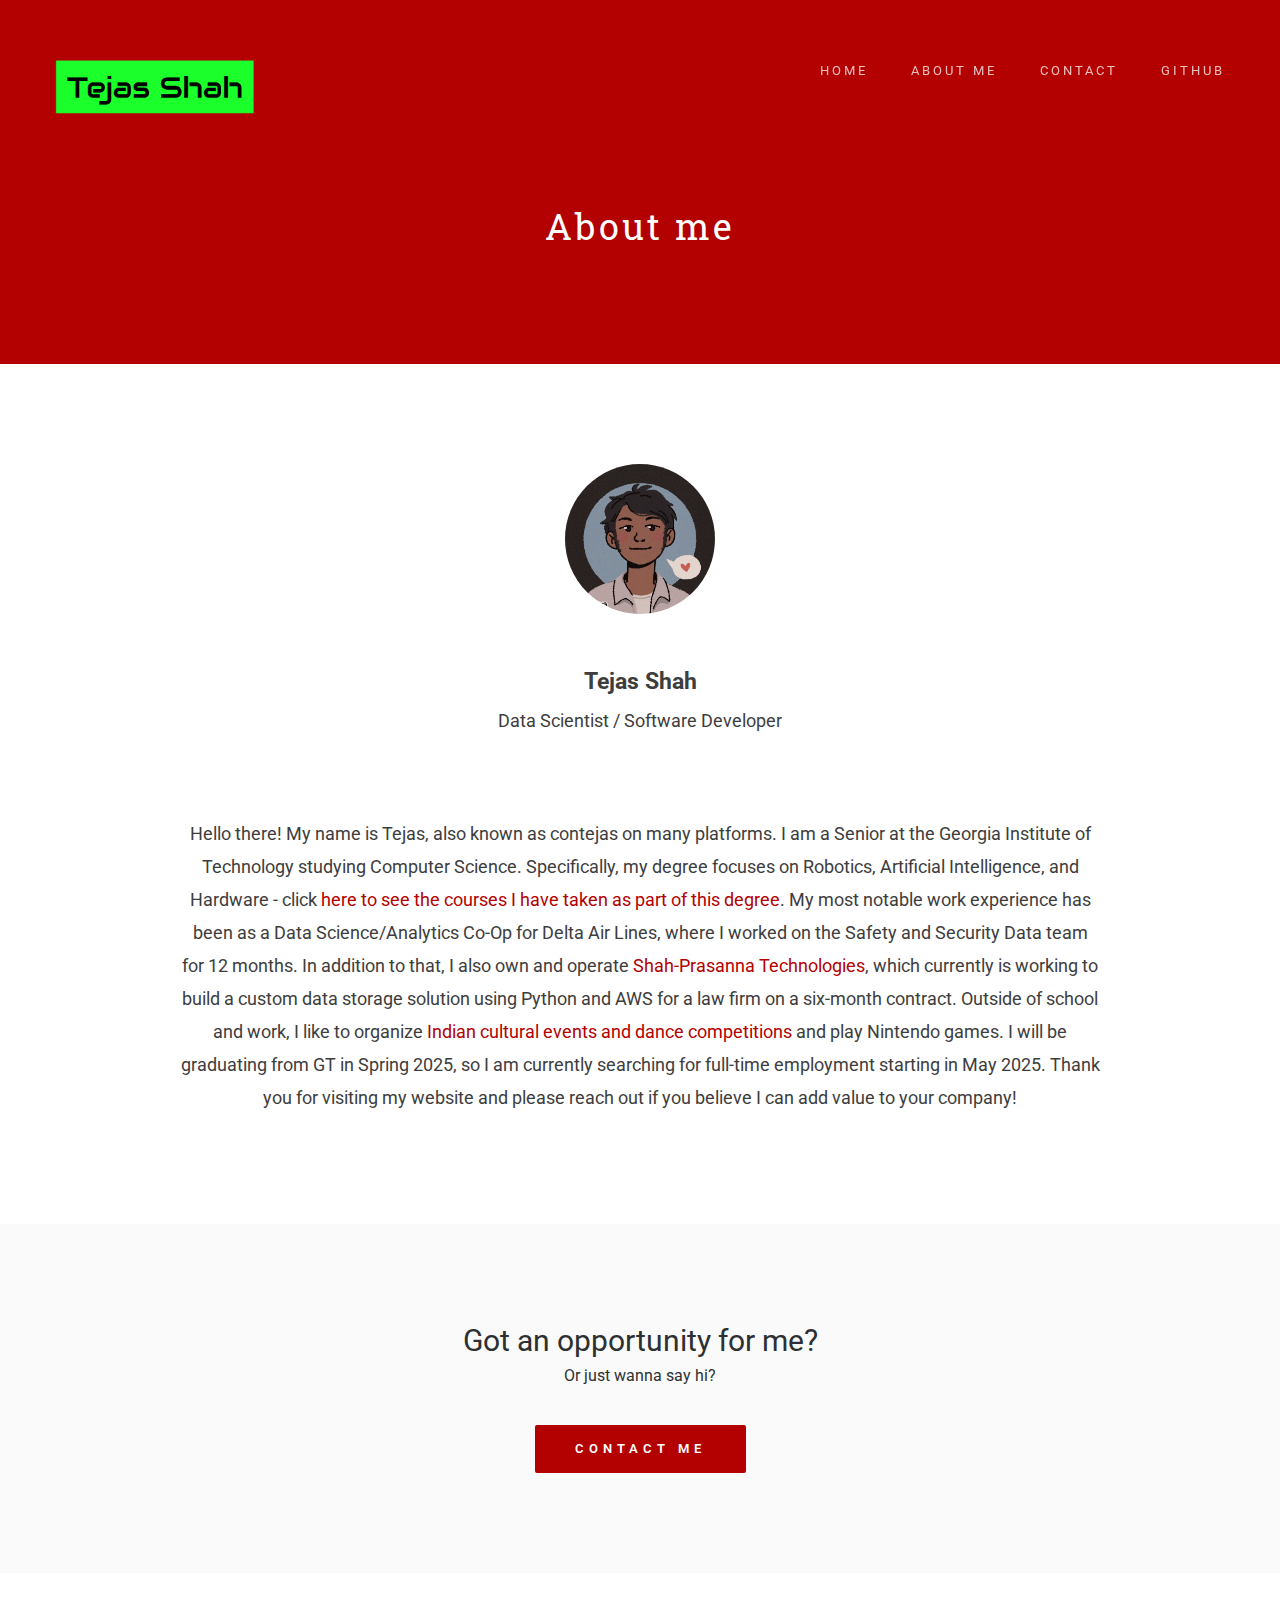
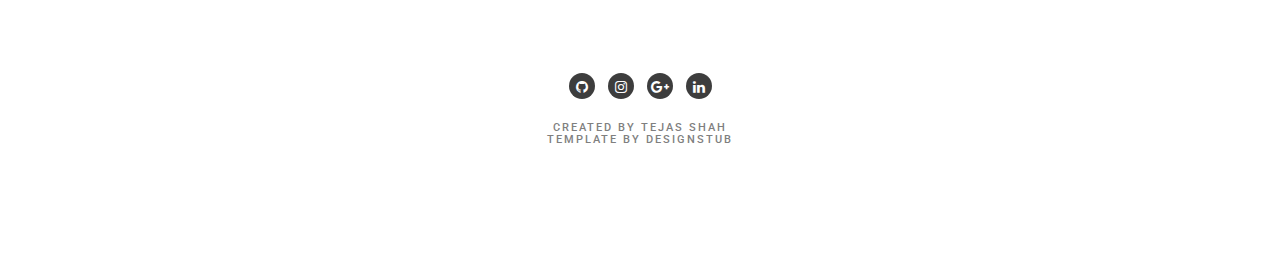
<file: about.html>
<!DOCTYPE html>
<!--[if lt IE 7]>      <html class="no-js lt-ie9 lt-ie8 lt-ie7" lang=""> <![endif]-->
<!--[if IE 7]>         <html class="no-js lt-ie9 lt-ie8" lang=""> <![endif]-->
<!--[if IE 8]>         <html class="no-js lt-ie9" lang=""> <![endif]-->
<!--[if gt IE 8]><!-->
<html class="no-js" lang="">
<!--<![endif]-->

<head>
<meta charset="utf-8">
<meta name="description" content="">
<meta name="viewport" content="width=device-width, initial-scale=1">
<meta http-equiv="Content-Security-Policy" content="upgrade-insecure-requests">
<title>Tejas Shah</title>
<link rel="shortcut icon" href="/new_favicon.ico" />
<link rel="stylesheet" href="css/bootstrap.min.css">
<link rel="stylesheet" href="css/jquery.fancybox.css">
<link rel="stylesheet" href="css/main.css">
<link rel="stylesheet" href="css/responsive.css">
<link rel="stylesheet" href="css/animate.min.css">
<link rel="stylesheet" href="https://maxcdn.bootstrapcdn.com/font-awesome/4.4.0/css/font-awesome.min.css">

  <style type="text/css">
            #mycontainer {
            }
  </style>

</head>

<body onload="return ran_col()">
<!-- header section -->
<section id="mycontainer">
  <header id="header"> 
    <!-- navigation section  -->
    <div class="header-content clearfix"> <a class="logo" href="index.html"><img src="images/name.png" width="200" height="54" alt="Mafolio"></a>
      <nav class="navigation" role="navigation">
        <ul class="primary-nav">
          <li><a href="index.html">Home</a></li>
          <li><a href="about.html">About Me</a></li>
          <li><a href="contact.html">Contact</a></li>
          <li><a href="https://github.com/contejas">Github</a></li>
        </ul>
      </nav>
      <a href="#" class="nav-toggle">Menu<span></span></a> </div>
    <!-- navigation section  --> 
  </header>
  
  <!-- banner text -->
  <div class="container">
    <div class="col-md-10 col-md-offset-1">
      <div class="innerbanner-text text-center">
        <h6>About me</h6>
        <!-- banner text --> 
      </div>
    </div>
  </div>
</section>

<script type="text/javascript">
    function ran_col() { //function name
        var color = '#'; // hexadecimal starting symbol
        var letters = ['0000ff', '990099', '006600', 'cc9900', '000066', '800000', 'cc0066', 'ff9933', '339933', '999966', '3399ff', '006699', '00cc99', '9966ff', 'cc6600', '666633', '0066ff', 'b30000', '999900', '00cc66', '6666ff', 'cc0052', 'cc0000', '446600', '993366'];
        color += letters[Math.floor(Math.random() * letters.length)];
        document.getElementById('mycontainer').style.background = color;
        $('.btn').css({"background-color":color});
        $('.btn:hover').css({"background-color":'#3d3d3d'});
        $('.btn:focus').css({"background-color":'#3d3d3d'});
        $('.custom-link').css({"color":color});
    }
</script>

<!-- header section --> 
<!-- description text section -->
<section id="inner-description" class="section inner-description">
  <div class="container">
    <div class="col-md-10 col-md-offset-1 text-center"> <img src="images/new_pfp.png" alt="Mafolio">
      <h1>Tejas Shah</h1>
      <h6> Data Scientist / Software Developer</h6>
    </div>
    <div class="col-md-10 col-md-offset-1 space">
      <h6 align="center"> Hello there! My name is Tejas, also known as contejas on many platforms. I am a Senior at the Georgia Institute of Technology studying Computer Science. Specifically, my degree focuses on Robotics, Artificial Intelligence, and Hardware - click <a href="https://catalog.gatech.edu/programs/intelligence-devices-computer-science-bs/" class="custom-link">here to see the courses I have taken as part of this degree</a>. My most notable work experience has been as a Data Science/Analytics Co-Op for Delta Air Lines, where I worked on the Safety and Security Data team for 12 months. In addition to that, I also own and operate <a href="https://www.linkedin.com/company/shah-prasanna-technologies" class="custom-link">Shah-Prasanna Technologies</a>, which currently is working to build a custom data storage solution using Python and AWS for a law firm on a six-month contract. Outside of school and work, I like to organize <a href="https://www.instagram.com/indiaclub_gt/?hl=en" class="custom-link">Indian cultural events and dance competitions</a> and play Nintendo games. I will be graduating from GT in Spring 2025, so I am currently searching for full-time employment starting in May 2025. Thank you for visiting my website and please reach out if you believe I can add value to your company!</h6>
    </div>
  </div>
</section>
<!-- description text section --> 

<!-- hire me section -->
<section id="hireme" class="section hireme">
  <div class="container">
    <div class="col-md-8 col-md-offset-2 text-center">
      <h3>Got an opportunity for me?</h3>
      <h6>Or just wanna say hi?</h6>
      <a href="contact.html" class="btn btn-large">Contact Me</a> </div>
      <script type="text/javascript">
        //color_btn();
      </script>
  </div>
</section>
<!-- hire me section --> 
<!-- footer -->
<footer class="section footer">
  <div class="footer-bottom">
    <div class="container">
      <div class="col-md-12">
        <ul class="footer-share">
          <li><a href="https://github.com/contejas"><i class="fa fa-github"></i></a></li>
          <li><a href="https://www.instagram.com/tejasshah_3/?hl=en"><i class="fa fa-instagram"></i></a></li>
          <li><a href="https://plus.google.com/113467773294015956554"><i class="fa fa-google-plus"></i></a></li>
          <li><a href="https://www.linkedin.com/in/tejasshah1950/"><i class="fa fa-linkedin"></i></a> </li>
        </ul>
        <h6> <br>Created by Tejas Shah <br>Template by DesignStub </h6>
      </div>
    </div>
  </div>
</footer>
<!-- footer --> 

<!-- JS FILES --> 
<script src="https://ajax.googleapis.com/ajax/libs/jquery/1.11.3/jquery.min.js"></script> 
<script src="js/bootstrap.min.js"></script> 
<script src="js/jquery.fancybox.pack.js"></script> 
<script src="js/jquery.waypoints.min.js"></script> 
<script src="js/retina.min.js"></script> 
<script src="js/modernizr.js"></script> 
<script src="js/main.js"></script>

</body>
</html>
</file>
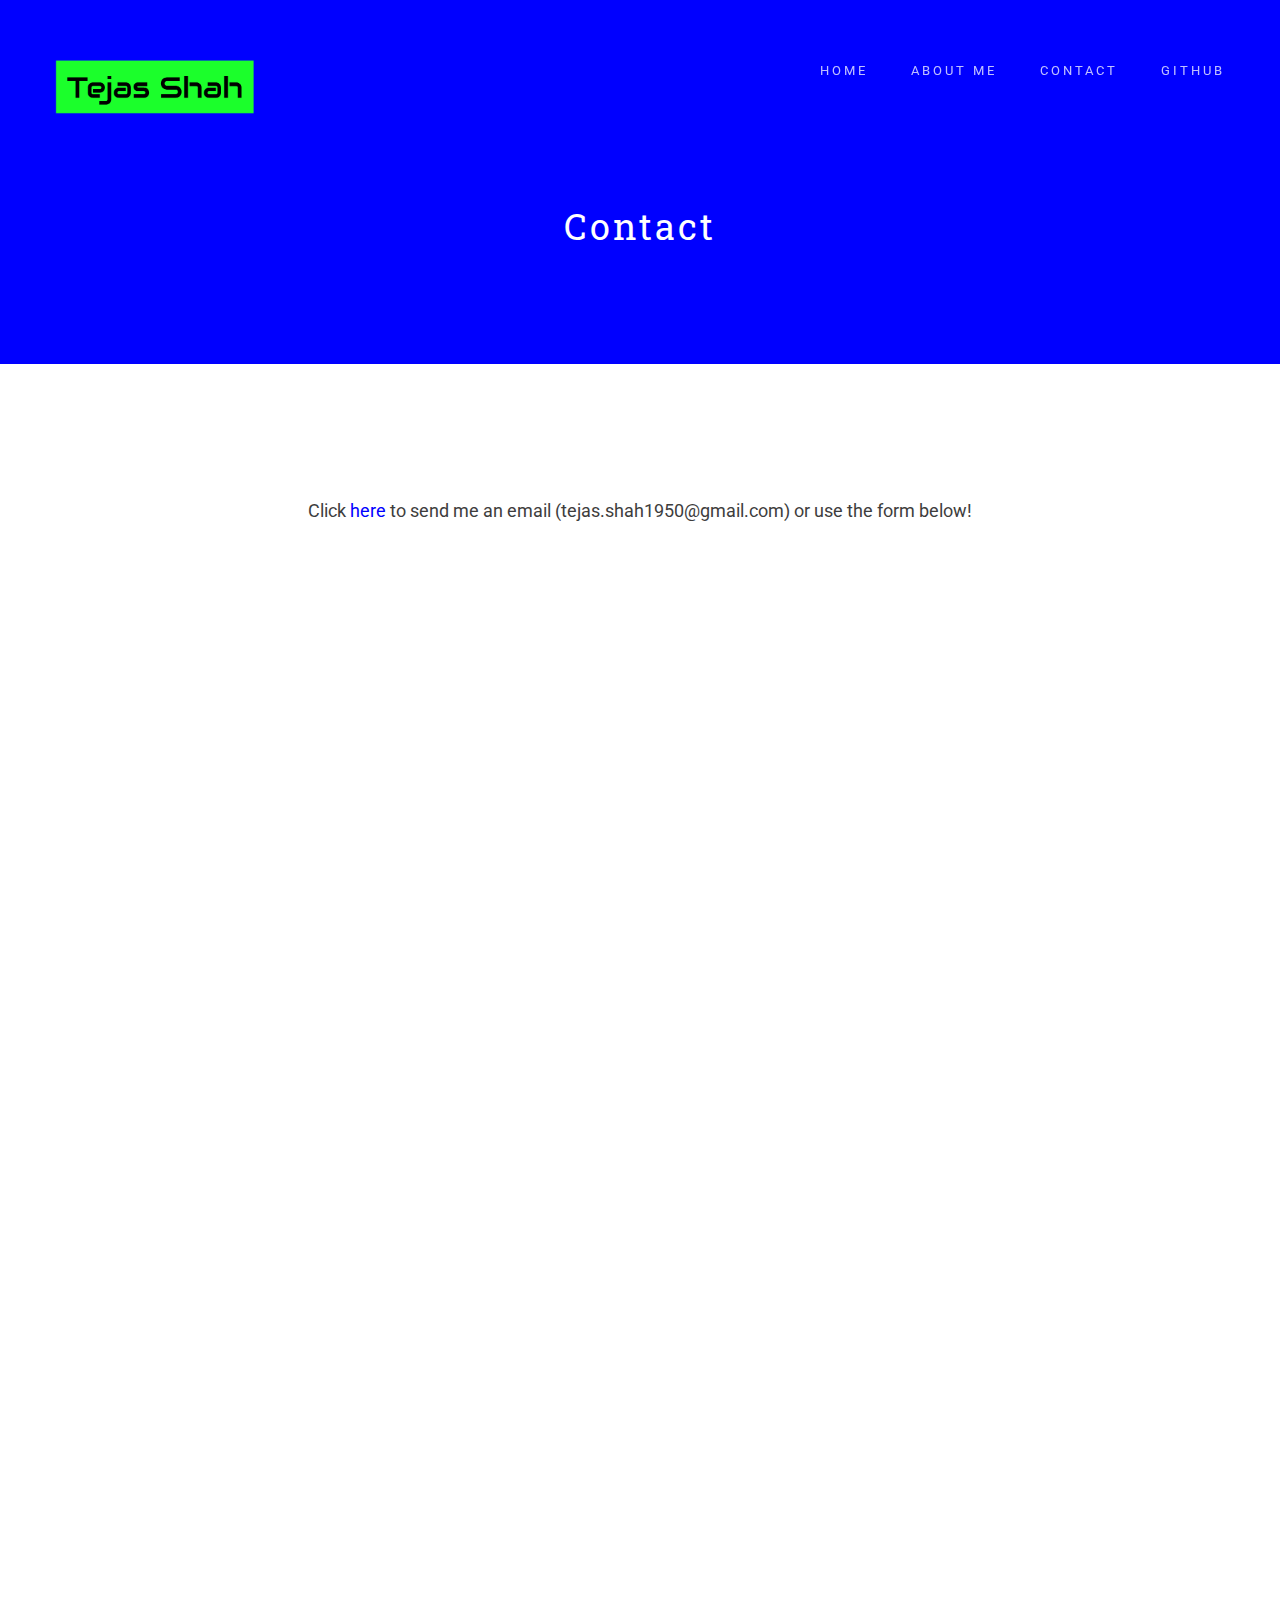
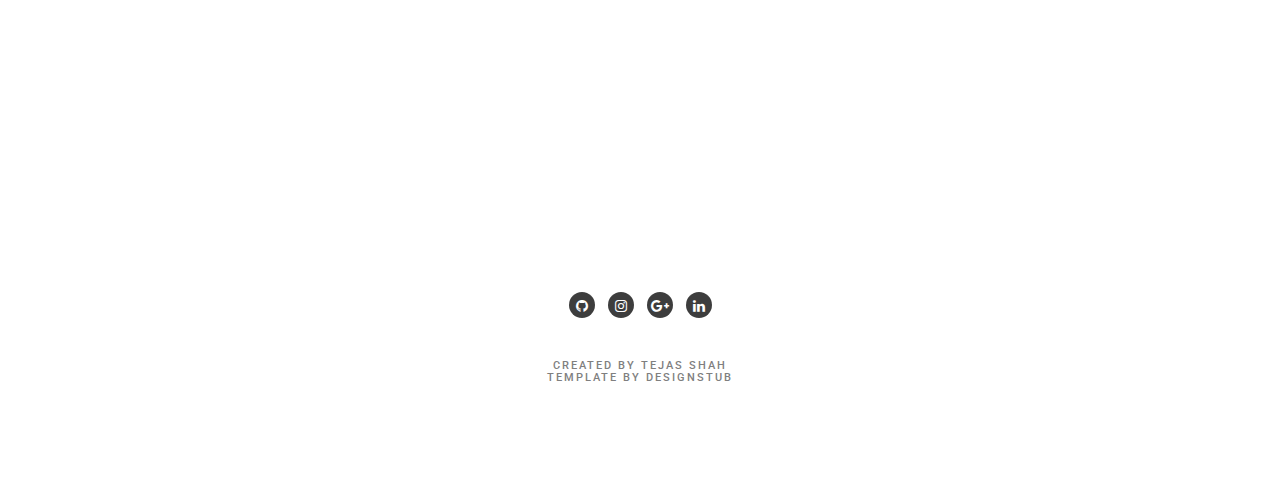
<file: contact.html>
<!DOCTYPE html>
<!--[if lt IE 7]>      <html class="no-js lt-ie9 lt-ie8 lt-ie7" lang=""> <![endif]-->
<!--[if IE 7]>         <html class="no-js lt-ie9 lt-ie8" lang=""> <![endif]-->
<!--[if IE 8]>         <html class="no-js lt-ie9" lang=""> <![endif]-->
<!--[if gt IE 8]><!-->
<html class="no-js" lang="">
<!--<![endif]-->

<head>
<meta charset="utf-8">
<meta name="description" content="">
<meta name="viewport" content="width=device-width, initial-scale=1">
<meta http-equiv="Content-Security-Policy" content="upgrade-insecure-requests">
<title>Tejas Shah</title>
<link rel="shortcut icon" href="/new_favicon.ico" />
<link rel="stylesheet" href="css/bootstrap.min.css">
<link rel="stylesheet" href="css/jquery.fancybox.css">
<link rel="stylesheet" href="css/main.css">
<link rel="stylesheet" href="css/responsive.css">
<link rel="stylesheet" href="css/animate.min.css">
<link rel="stylesheet" href="https://maxcdn.bootstrapcdn.com/font-awesome/4.4.0/css/font-awesome.min.css">

  <style type="text/css">
            #mycontainer {
            }
  </style>

</head>

<body onload="return ran_col()">
<!-- header section -->
<section id="mycontainer">
  <header id="header"> 
    <!-- navigation section  -->
    <div class="header-content clearfix"> <a class="logo" href="index.html"><img src="images/name.png" width="200" height="54" alt="Mafolio"></a>
      <nav class="navigation" role="navigation">
        <ul class="primary-nav">
          <li><a href="index.html">Home</a></li>
          <li><a href="about.html">About Me</a></li>
          <li><a href="contact.html">Contact</a></li>
          <li><a href="https://github.com/contejas">Github</a></li>
        </ul>
      </nav>
      <a href="#" class="nav-toggle">Menu<span></span></a> </div>
    <!-- navigation section  --> 
  </header>
  <!-- banner text -->
  <div class="container">
    <div class="col-md-10 col-md-offset-1">
      <div class="innerbanner-text text-center">
        <h6>Contact</h6>
        <!-- banner text --> 
      </div>
    </div>
  </div>
</section>

<script type="text/javascript">
    function ran_col() { //function name
        var color = '#'; // hexadecimal starting symbol
        var letters = ['0000ff', '990099', '006600', 'cc9900', '000066', '800000', 'cc0066', 'ff9933', '339933', '999966', '3399ff', '006699', '00cc99', '9966ff', 'cc6600', '666633', '0066ff', 'b30000', '999900', '00cc66', '6666ff', 'cc0052', 'cc0000', '446600', '993366'];
        color += letters[Math.floor(Math.random() * letters.length)];
        document.getElementById('mycontainer').style.background = color;
        $('.custom-link').css({"color":color});
    }
</script>

<!-- header section --> 
<!-- description text section -->
<section id="inner-description" class="section inner-description">
  <div class="container">
    <div class="col-md-10 col-md-offset-1 text-center">
      <!-- <h6>I am hard-working, focused, and ready to learn. If you are looking for a engineer, scientist, and/or developer, just leave me an email and I'll contact you soon.</h6> -->
      <!--contact form start-->

      <br>

      <h6>
        Click
          <a href="mailto:tejas.shah1950@gmail.com?Subject=Job%20Opportunity" target="_top" class="custom-link">here</a>
        to send me an email (tejas.shah1950@gmail.com) or use the form below!
      </h6>
<iframe src="https://docs.google.com/forms/d/e/1FAIpQLSdiiZoPgeHXFA8PnBzUBREoOo1KfQTbYdqGSPzpDlxYqMT0HQ/viewform?embedded=true" width="800" height="1150" frameborder="0" marginheight="0" marginwidth="0">Loading…</iframe>      <!--contact form end-->
    </div>
  </div>
</section>
<!-- description text section --> 
<!-- footer -->
<footer class="section footer">
  <div class="footer-bottom">
    <div class="container">
      <div class="col-md-12">
        <ul class="footer-share">
          <li><a href="https://github.com/contejas"><i class="fa fa-github"></i></a></li>
          <li><a href="https://www.instagram.com/tejasshah_3/?hl=en"><i class="fa fa-instagram"></i></a></li>
          <li><a href="https://plus.google.com/113467773294015956554"><i class="fa fa-google-plus"></i></a></li>
          <li><a href="https://www.linkedin.com/in/tejasshah1950/"><i class="fa fa-linkedin"></i></a> </li>
        </ul>
        <br>
        <h6> <br>Created by Tejas Shah <br>Template by DesignStub </h6>
      </div>
    </div>
  </div>
</footer>
<!-- footer -->

<!-- JS FILES --> 
<script src="https://ajax.googleapis.com/ajax/libs/jquery/1.11.3/jquery.min.js"></script> 
<script src="js/bootstrap.min.js"></script> 
<script src="js/jquery.fancybox.pack.js"></script> 
<script src="js/jquery.waypoints.min.js"></script> 
<script src="js/retina.min.js"></script> 
<script src="js/modernizr.js"></script> 
<script src="js/main.js"></script>
</body>
</html>
</file>
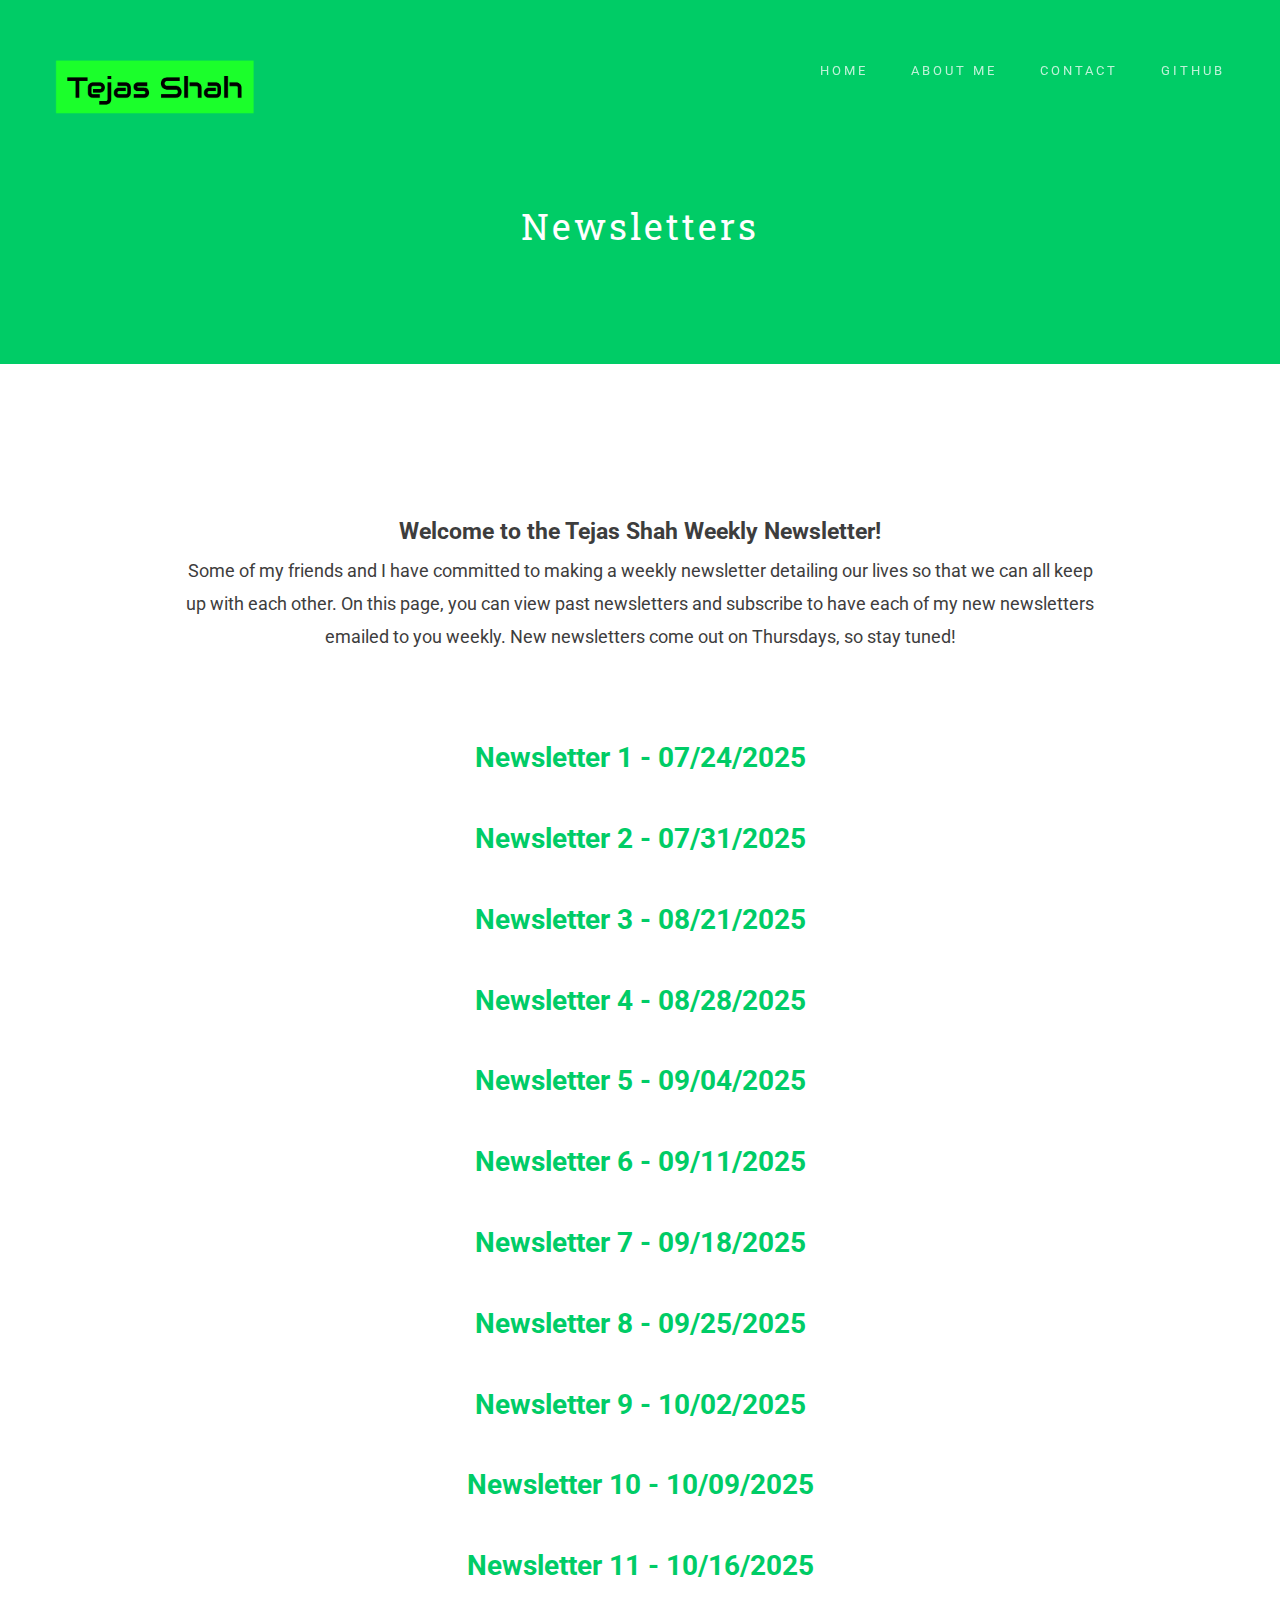
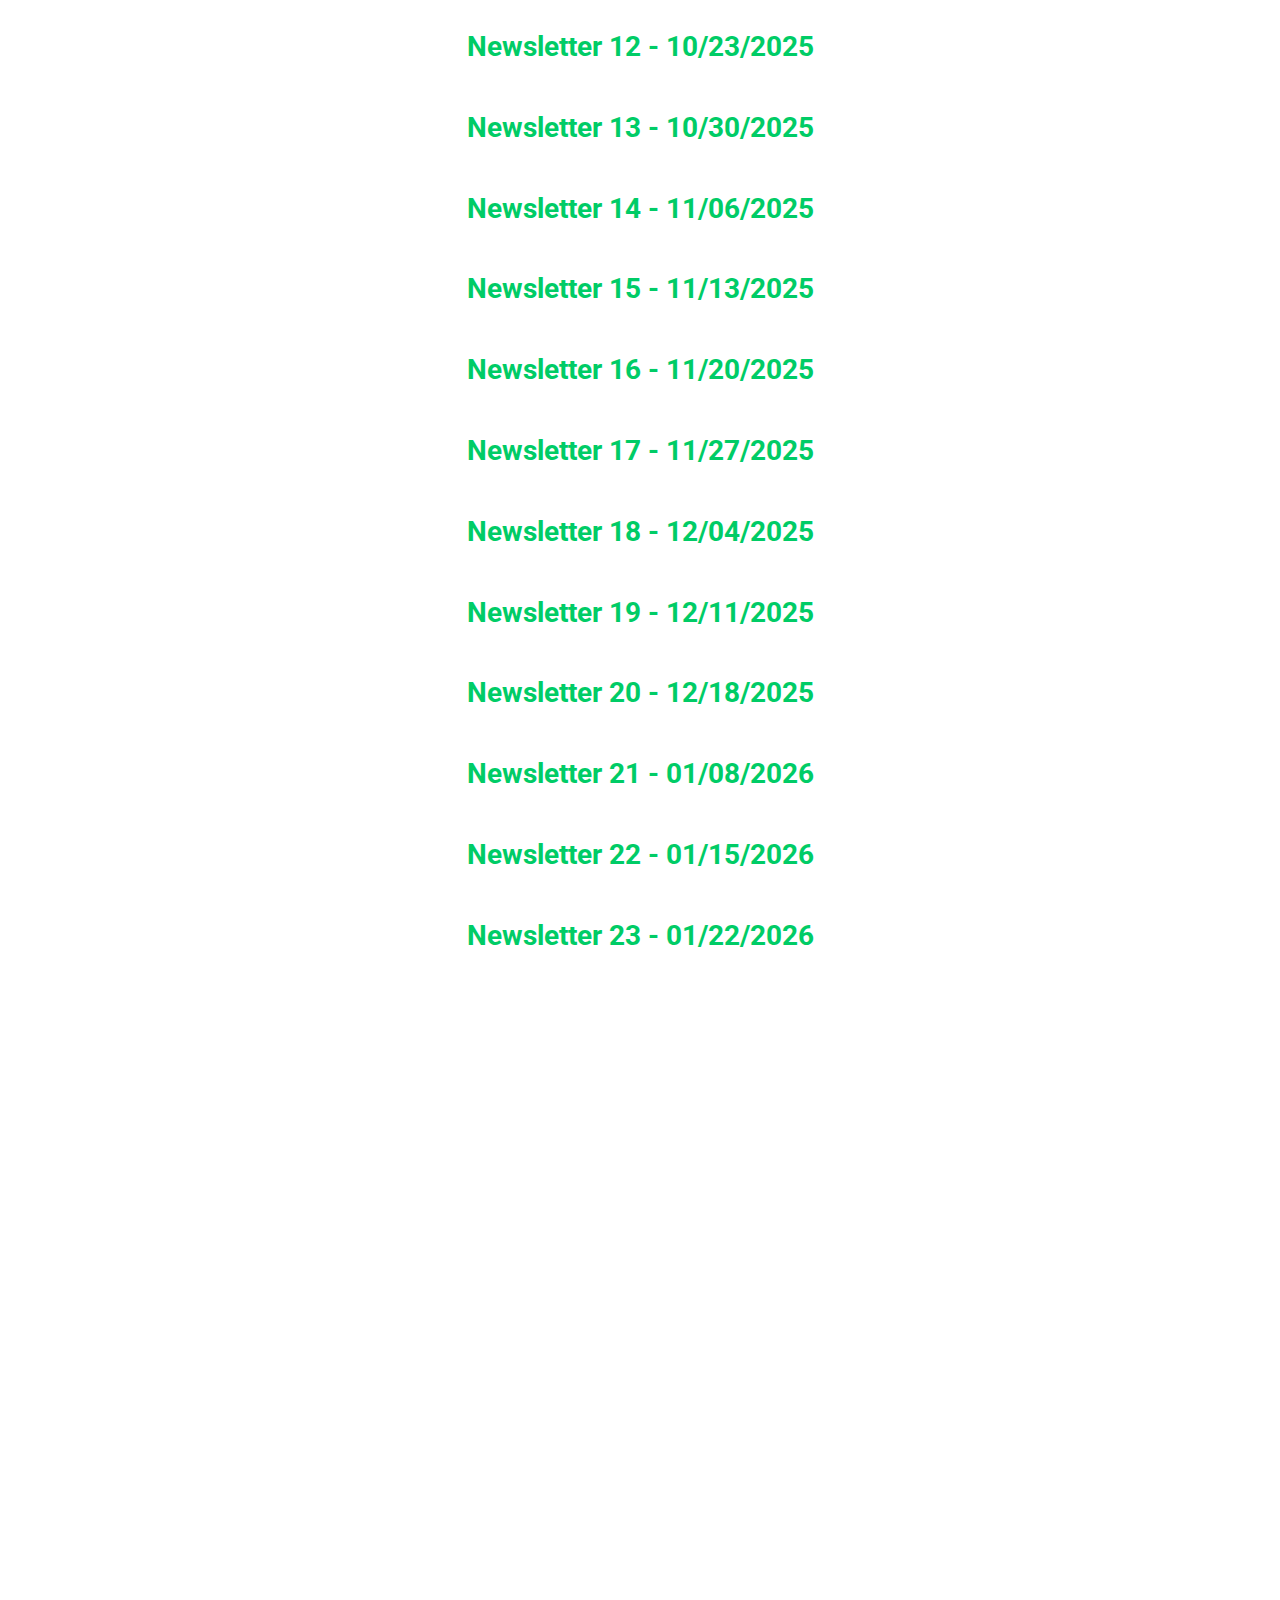
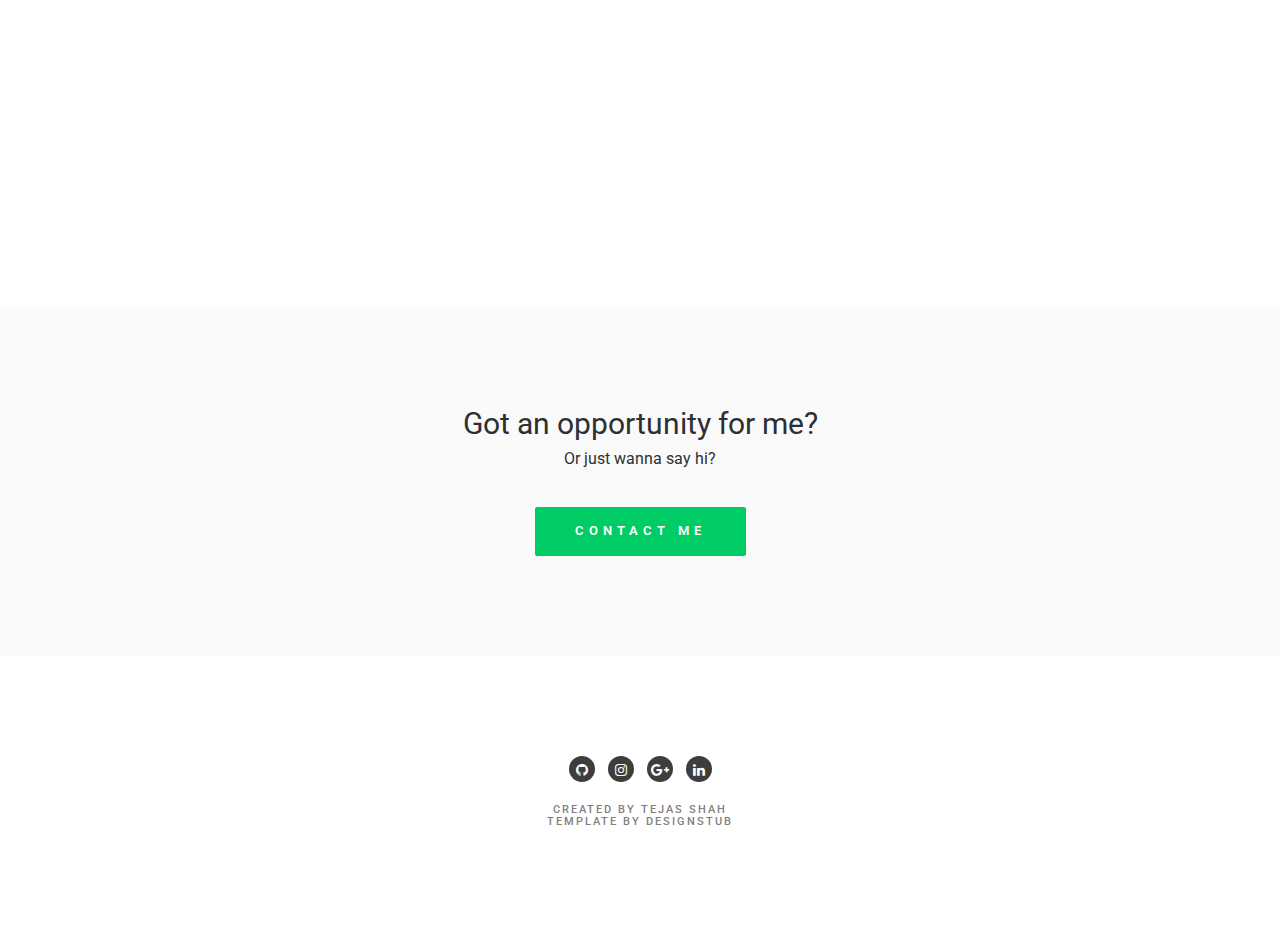
<file: newsletter.html>
<!DOCTYPE html>
<!--[if lt IE 7]>      <html class="no-js lt-ie9 lt-ie8 lt-ie7" lang=""> <![endif]-->
<!--[if IE 7]>         <html class="no-js lt-ie9 lt-ie8" lang=""> <![endif]-->
<!--[if IE 8]>         <html class="no-js lt-ie9" lang=""> <![endif]-->
<!--[if gt IE 8]><!-->
<html class="no-js" lang="">
<!--<![endif]-->

<head>
<meta charset="utf-8">
<meta name="description" content="">
<meta name="viewport" content="width=device-width, initial-scale=1">
<meta http-equiv="Content-Security-Policy" content="upgrade-insecure-requests">
<title>Tejas Shah</title>
<link rel="shortcut icon" href="/new_favicon.ico" />
<link rel="stylesheet" href="css/bootstrap.min.css">
<link rel="stylesheet" href="css/jquery.fancybox.css">
<link rel="stylesheet" href="css/main.css">
<link rel="stylesheet" href="css/responsive.css">
<link rel="stylesheet" href="css/animate.min.css">
<link rel="stylesheet" href="https://maxcdn.bootstrapcdn.com/font-awesome/4.4.0/css/font-awesome.min.css">

  <style type="text/css">
            #mycontainer {
            }
  </style>

</head>

<body onload="return ran_col()">
<!-- header section -->
<section id="mycontainer">
  <header id="header">
    <!-- navigation section  -->
    <div class="header-content clearfix"> <a class="logo" href="index.html"><img src="images/name.png" width="200" height="54" alt="Mafolio"></a>
      <nav class="navigation" role="navigation">
        <ul class="primary-nav">
          <li><a href="index.html">Home</a></li>
          <li><a href="about.html">About Me</a></li>
          <li><a href="contact.html">Contact</a></li>
          <li><a href="https://github.com/contejas">Github</a></li>
        </ul>
      </nav>
      <a href="#" class="nav-toggle">Menu<span></span></a> </div>
    <!-- navigation section  -->
  </header>

  <!-- banner text -->
  <div class="container">
    <div class="col-md-10 col-md-offset-1">
      <div class="innerbanner-text text-center">
        <h6>Newsletters</h6>
        <!-- banner text -->
      </div>
    </div>
  </div>
</section>

<script type="text/javascript">
    function ran_col() { //function name
        var color = '#'; // hexadecimal starting symbol
        var letters = ['0000ff', '990099', '006600', 'cc9900', '000066', '800000', 'cc0066', 'ff9933', '339933', '999966', '3399ff', '006699', '00cc99', '9966ff', 'cc6600', '666633', '0066ff', 'b30000', '999900', '00cc66', '6666ff', 'cc0052', 'cc0000', '446600', '993366'];
        color += letters[Math.floor(Math.random() * letters.length)];
        document.getElementById('mycontainer').style.background = color;
        $('.btn').css({"background-color":color});
        $('.btn:hover').css({"background-color":'#3d3d3d'});
        $('.btn:focus').css({"background-color":'#3d3d3d'});
        $('.custom-link').css({"color":color});
    }
</script>

<!-- header section -->
<!-- description text section -->
<section id="inner-description" class="section inner-description">
  <div class="container">
    <div class="col-md-10 col-md-offset-1 text-center">
      <h1>Welcome to the Tejas Shah Weekly Newsletter!</h1>
      <h6>Some of my friends and I have committed to making a weekly newsletter detailing our lives so that we can all keep up with each other. On this page, you can view past newsletters and subscribe to have each of my new newsletters emailed to you weekly. New newsletters come out on Thursdays, so stay tuned!</h6>
    </div>
    <div class="col-md-10 col-md-offset-1 space">
        <h3 align="center"><a class="custom-link" href="newsletters/newsletter-1.pdf"><b>Newsletter 1 - 07/24/2025</b></a></h3>
        <br>
        <h3 align="center"><a class="custom-link" href="newsletters/newsletter-2.pdf"><b>Newsletter 2 - 07/31/2025</b></a></h3>
        <br>
        <h3 align="center"><a class="custom-link" href="newsletters/newsletter-3.pdf"><b>Newsletter 3 - 08/21/2025</b></a></h3>
        <br>
        <h3 align="center"><a class="custom-link" href="newsletters/newsletter-4.pdf"><b>Newsletter 4 - 08/28/2025</b></a></h3>
        <br>
        <h3 align="center"><a class="custom-link" href="newsletters/newsletter-5.pdf"><b>Newsletter 5 - 09/04/2025</b></a></h3>
        <br>
        <h3 align="center"><a class="custom-link" href="newsletters/newsletter-6.pdf"><b>Newsletter 6 - 09/11/2025</b></a></h3>
        <br>
        <h3 align="center"><a class="custom-link" href="newsletters/newsletter-7.pdf"><b>Newsletter 7 - 09/18/2025</b></a></h3>
        <br>
        <h3 align="center"><a class="custom-link" href="newsletters/newsletter8pdf.html"><b>Newsletter 8 - 09/25/2025</b></a></h3>
        <br>
        <h3 align="center"><a class="custom-link" href="newsletters/newsletter-9.pdf"><b>Newsletter 9 - 10/02/2025</b></a></h3>
        <br>
        <h3 align="center"><a class="custom-link" href="newsletters/newsletter-10.pdf"><b>Newsletter 10 - 10/09/2025</b></a></h3>
        <br>
        <h3 align="center"><a class="custom-link" href="https://youtu.be/Ji7FGQ2OxXQ"><b>Newsletter 11 - 10/16/2025</b></a></h3>
        <br>
        <h3 align="center"><a class="custom-link" href="https://youtu.be/IIjpKvMlwvY"><b>Newsletter 12 - 10/23/2025</b></a></h3>
        <br>
        <h3 align="center"><a class="custom-link" href="https://1drv.ms/x/c/05858cf890eddb4a/ETugcBxFI8hHkDiJ4qGGpAgBVpRVXS8gWjCDWTQocLTV0g?e=rtaVT7"><b>Newsletter 13 - 10/30/2025</b></a></h3>
        <br>
        <h3 align="center"><a class="custom-link" href="https://youtu.be/tIfhcRCPndU"><b>Newsletter 14 - 11/06/2025</b></a></h3>
        <br>
        <h3 align="center"><a class="custom-link" href="newsletters/newsletter-15.pdf"><b>Newsletter 15 - 11/13/2025</b></a></h3>
        <br>
        <h3 align="center"><a class="custom-link" href="newsletters/newsletter-16.pdf"><b>Newsletter 16 - 11/20/2025</b></a></h3>
        <br>
        <h3 align="center"><a class="custom-link" href="newsletters/newsletter-17.pdf"><b>Newsletter 17 - 11/27/2025</b></a></h3>
        <br>
        <h3 align="center"><a class="custom-link" href="newsletters/newsletter18pdf.html"><b>Newsletter 18 - 12/04/2025</b></a></h3>
        <br>
        <h3 align="center"><a class="custom-link" href="newsletters/newsletter-19.pdf"><b>Newsletter 19 - 12/11/2025</b></a></h3>
        <br>
        <h3 align="center"><a class="custom-link" href="newsletters/newsletter-20.pdf"><b>Newsletter 20 - 12/18/2025</b></a></h3>
        <br>
        <h3 align="center"><a class="custom-link" href="newsletters/newsletter-21.pdf"><b>Newsletter 21 - 01/08/2026</b></a></h3>
        <br>
        <h3 align="center"><a class="custom-link" href="newsletters/newsletter-22.pdf"><b>Newsletter 22 - 01/15/2026</b></a></h3>
        <br>
        <h3 align="center"><a class="custom-link" href="newsletters/newsletter-23.pdf"><b>Newsletter 23 - 01/22/2026</b></a></h3>
        <br>
        <br>
    <iframe src="https://docs.google.com/forms/d/e/1FAIpQLSdOoKjbZHNysWMKRo5u6MYtebhA1sdnj7pQva8ThFRmpWLpsQ/viewform?embedded=true" width="900" height="800" frameborder="0" marginheight="0" marginwidth="0">Loading…</iframe>
    </div>
  </div>
</section>
<!-- description text section -->

<!-- hire me section -->
<section id="hireme" class="section hireme">
  <div class="container">
    <div class="col-md-8 col-md-offset-2 text-center">
      <h3>Got an opportunity for me?</h3>
      <h6>Or just wanna say hi?</h6>
      <a href="contact.html" class="btn btn-large">Contact Me</a> </div>
      <script type="text/javascript">
        //color_btn();
      </script>
  </div>
</section>
<!-- hire me section -->
<!-- footer -->
<footer class="section footer">
  <div class="footer-bottom">
    <div class="container">
      <div class="col-md-12">
        <ul class="footer-share">
          <li><a href="https://github.com/contejas"><i class="fa fa-github"></i></a></li>
          <li><a href="https://www.instagram.com/tejasshah_3/?hl=en"><i class="fa fa-instagram"></i></a></li>
          <li><a href="https://plus.google.com/113467773294015956554"><i class="fa fa-google-plus"></i></a></li>
          <li><a href="https://www.linkedin.com/in/tejasshah1950/"><i class="fa fa-linkedin"></i></a> </li>
        </ul>
        <h6> <br>Created by Tejas Shah <br>Template by DesignStub </h6>
      </div>
    </div>
  </div>
</footer>
<!-- footer -->

<!-- JS FILES -->
<script src="https://ajax.googleapis.com/ajax/libs/jquery/1.11.3/jquery.min.js"></script>
<script src="js/bootstrap.min.js"></script>
<script src="js/jquery.fancybox.pack.js"></script>
<script src="js/jquery.waypoints.min.js"></script>
<script src="js/retina.min.js"></script>
<script src="js/modernizr.js"></script>
<script src="js/main.js"></script>

</body>
</html>
</file>
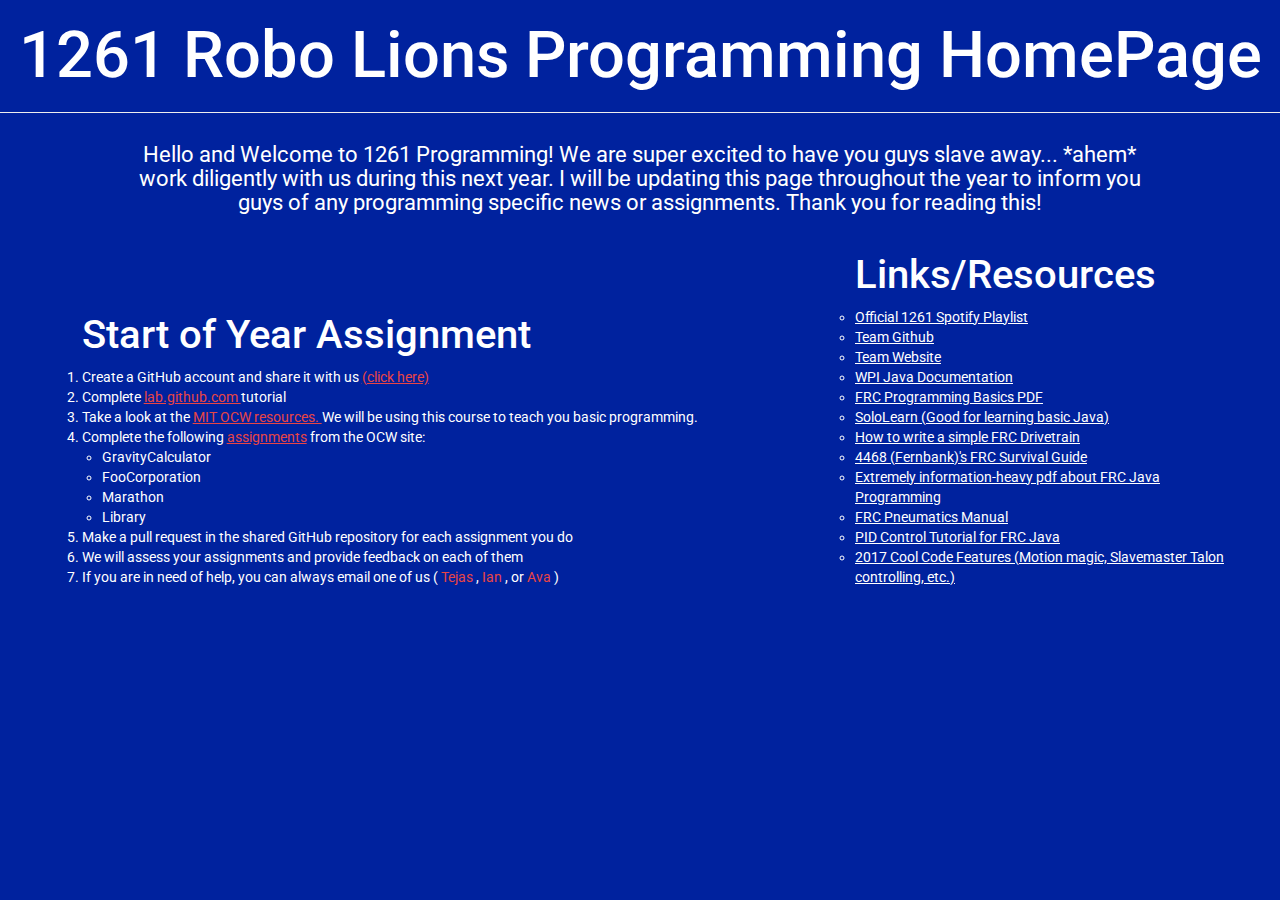
<file: robotics.html>
<!DOCTYPE html>
<html lang="en">
<head>
    <meta charset="UTF-8">
    <meta http-equiv="Content-Security-Policy" content="upgrade-insecure-requests">
    <title>1261 Programming</title>
    <link rel="shortcut icon" href="/images/robocon.ico" />
    <link rel="stylesheet" href="css/bootstrap.min.css">
    <link rel="stylesheet" href="css/jquery.fancybox.css">
    <link rel="stylesheet" href="css/main.css">
    <link rel="stylesheet" href="css/responsive.css">
    <link rel="stylesheet" href="css/animate.min.css">
    <link rel="stylesheet" href="https://maxcdn.bootstrapcdn.com/font-awesome/4.4.0/css/font-awesome.min.css">

    <style>
        body.custom-background {
            background-color: #00229e;
            background-image: url(https://prhsrobotics.com/wp-content/uploads/2014/04/bg2.png);
            background-position: center top;
            background-size: auto;
            background-repeat: repeat;
            background-attachment: scroll;
        }

        ul li {
            display: list-item;
            list-style-type:circle;
        }

        .mylist {
            padding-left: 20px
        }

    </style>

</head>
<body class="home blog custom-background">
    <h1 align="center" style="color:#FFFFFF;"> 1261 Robo Lions Programming HomePage </h1>
    <hr>
    <div class="col-md-10 col-md-offset-1 text-center">
        <h4 align="center" style="color:#FFFFFF"> Hello and Welcome to 1261 Programming! We are super excited to have you guys slave away... *ahem* work diligently with us during this next year. I will be updating this page throughout the year to inform you guys of any programming specific news or assignments. Thank you for reading this!</h4>
    </div>

    <section id="descripton" class="section descripton">
        <div style="width: 100%; display: table;">
            <div style="display: table-row">
                <div style="width: 800px; display: table-cell;">
                    <div class="col-md-10 col-md-offset-1">
                        <h2 style="color:#FFFFFF">Start of Year Assignment</h2>
                        <ol>
                            <li style="color:#FFFFFF"> Create a GitHub account and share it with us <a href="https://github.com/join?source=header"> <u> (click here) </u> </a> </li>
                            <li style="color:#FFFFFF"> Complete <a href="https://lab.github.com"> <u> lab.github.com </u> </a>tutorial </li>
                            <li style="color:#FFFFFF"> Take a look at the <a href="https://ocw.mit.edu/courses/electrical-engineering-and-computer-science/6-092-introduction-to-programming-in-java-january-iap-2010/index.htm"> <u> MIT OCW resources. </u> </a>We will be using this course to teach you basic programming.</li>
                            <li style="color:#FFFFFF"> Complete the following <a href="https://ocw.mit.edu/courses/electrical-engineering-and-computer-science/6-092-introduction-to-programming-in-java-january-iap-2010/assignments/"> <u>assignments</u> </a> from the OCW site:
                                <ul class="mylist">
                                    <li style="color:#FFFFFF">GravityCalculator</li>
                                    <li style="color:#FFFFFF">FooCorporation</li>
                                    <li style="color:#FFFFFF">Marathon</li>
                                    <li style="color:#FFFFFF">Library</li>
                                </ul>
                            </li>
                            <li style="color:#FFFFFF"> Make a pull request in the shared GitHub repository for each assignment you do </li>
                            <li style="color:#FFFFFF"> We will assess your assignments and provide feedback on each of them </li>
                            <li style="color:#FFFFFF"> If you are in need of help, you can always email one of us (<a href="mailto:tejas.s@prhsrobotics.com"> Tejas </a>, <a href="mailto:ian.y@prhsrobotics.com"> Ian </a>, or<a href="mailto:ava.b@prhsrobotics.com"> Ava </a> )</li>
                        </ol>
                    </div>
                </div>
                <div style="display: table-cell;">
                    <div class="col-md-10 col-md-offset-1">
                        <h2 style="color:#FFFFFF">Links/Resources</h2>
                        <ul style="color:#FFFFFF">
                            <li style="color:#FFFFFF"> <a style="color:#FFFFFF" href="https://open.spotify.com/user/sgrrfkgy7cnwrn9mgud6lbbqq/playlist/6Y2uPlm6rBpoxwx3Mlcsut?si=CQIU7NQ4RBuMw21uFluj2g"> <u> Official 1261 Spotify Playlist </u> </a> </li>
                            <li style="color:#FFFFFF"> <a style="color:#FFFFFF" href="https://github.com/RoboLions"> <u> Team Github </u> </a> </li>
                            <li style="color:#FFFFFF"> <a style="color:#FFFFFF" href="https://prhsrobotics.com/"> <u> Team Website </u> </a> </li>
                            <li style="color:#FFFFFF"> <a style="color:#FFFFFF" href="http://first.wpi.edu/FRC/roborio/beta/docs/java/index.html?edu/wpi/first/wpilibj"> <u> WPI Java Documentation </u> </a> </li>
                            <li style="color:#FFFFFF"> <a style="color:#FFFFFF" href=https://s3.amazonaws.com/screensteps_live/exported/Wpilib/2078/2076/WPILib_programming.pdf?1478436568> <u> FRC Programming Basics PDF </u> </a> </li>
                            <li style="color:#FFFFFF"> <a style="color:#FFFFFF" href="https://www.sololearn.com/Course/Java/"> <u> SoloLearn (Good for learning basic Java) </u> </a> </li>
                            <li style="color:#FFFFFF"> <a style="color:#FFFFFF" href="https://www.instructables.com/id/How-to-Write-a-Simple-Drivetrain-for-FRC-Java/"> <u> How to write a simple FRC Drivetrain </u> </a> </li>
                            <li style="color:#FFFFFF"> <a style="color:#FFFFFF" href="http://fernbanklinks.com/wp-content/uploads/2017/07/FRCSurvivalGuide.pdf"> <u> 4468 (Fernbank)'s FRC Survival Guide </u> </a> </li>
                            <li style="color:#FFFFFF"> <a style="color:#FFFFFF" href="http://roxbotix.org/FRC_Java_Programming.pdf"> <u> Extremely information-heavy pdf about FRC Java Programming </u> </a> </li>
                            <li style="color:#FFFFFF"> <a style="color:#FFFFFF" href="https://firstfrc.blob.core.windows.net/frc2017/pneumatics-manual.pdf"> <u> FRC Pneumatics Manual </u> </a> </li>
                            <li style="color:#FFFFFF"> <a style="color:#FFFFFF" href="http://frc-pdr.readthedocs.io/en/latest/control/pid_control.html"> <u> PID Control Tutorial for FRC Java </u> </a> </li>
                            <li style="color:#FFFFFF"> <a style="color:#FFFFFF" href="https://github.com/CrossTheRoadElec/FRC-Examples-STEAMWORKS"> <u> 2017 Cool Code Features (Motion magic, Slavemaster Talon controlling, etc.) </u> </a> </li>
                        </ul>
                    </div>
                </div>
            </div>
        </div>
    </section>

</body>

</html>
</file>
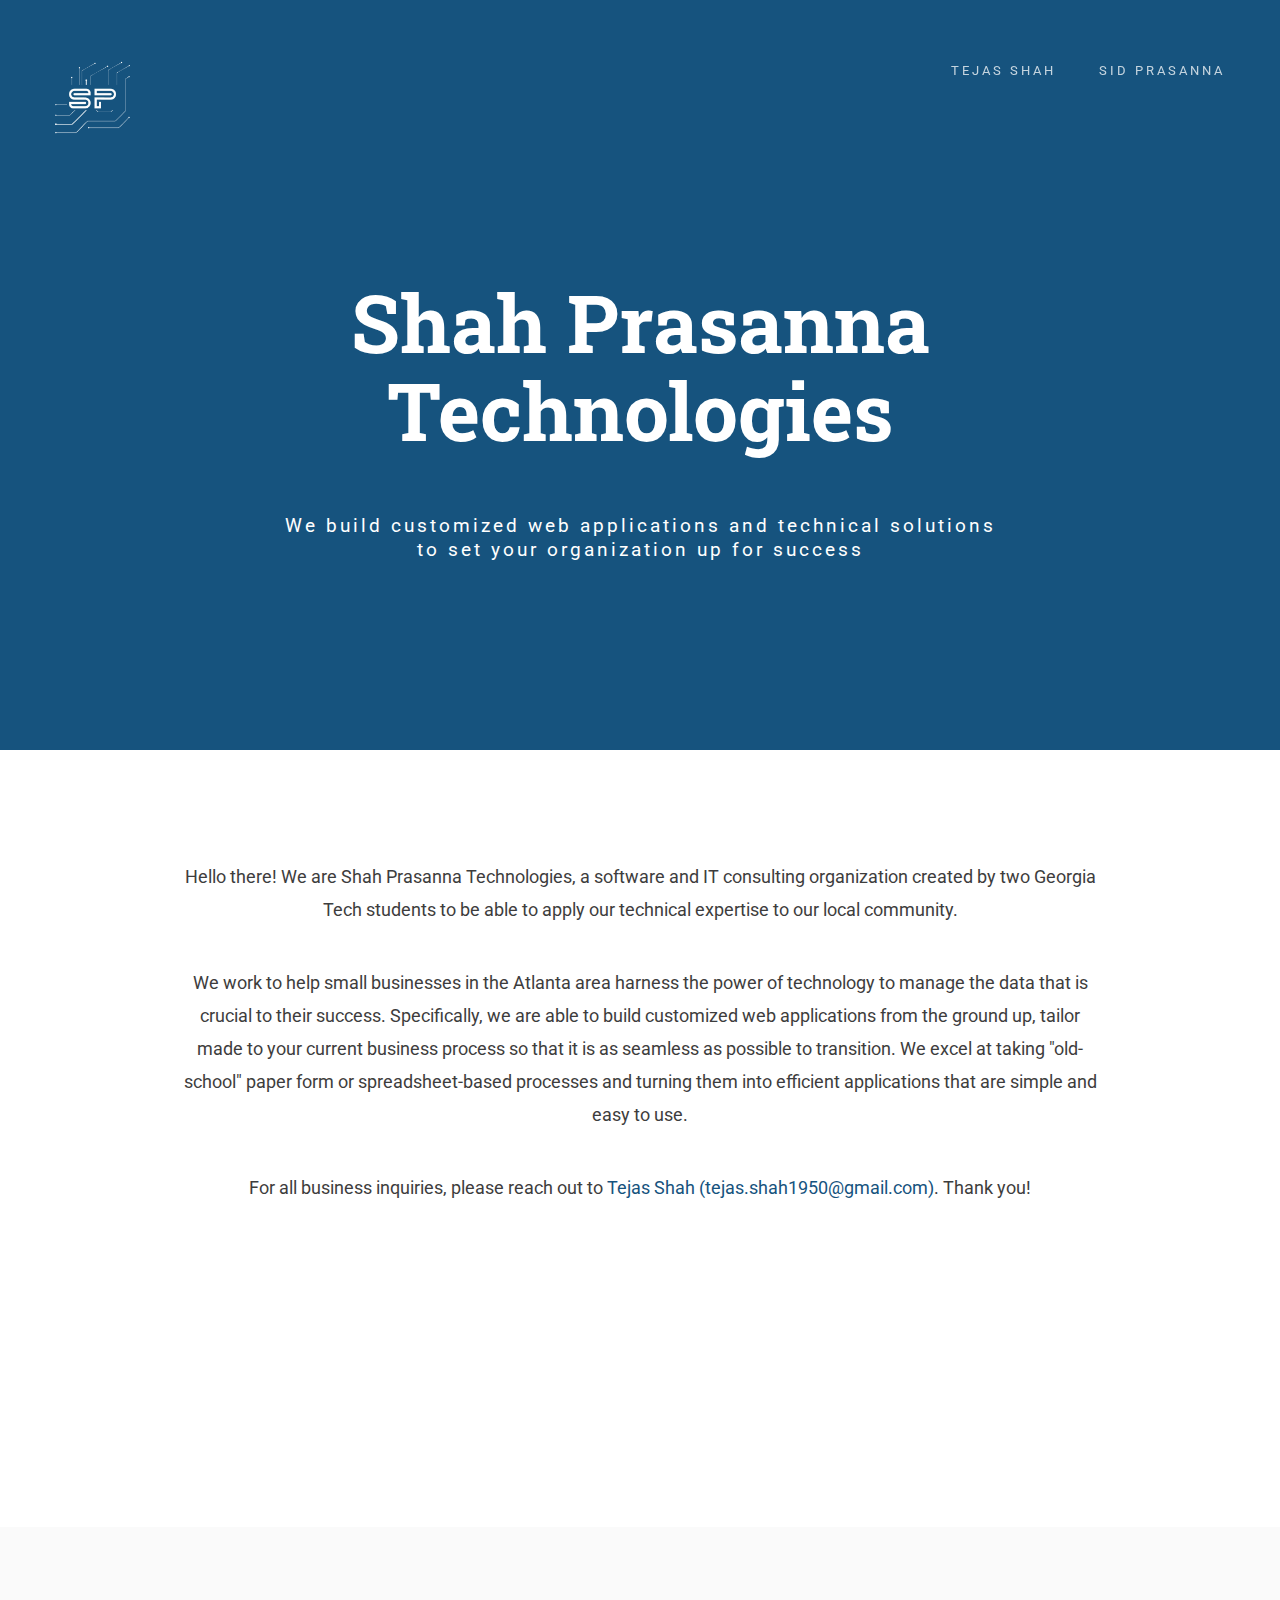
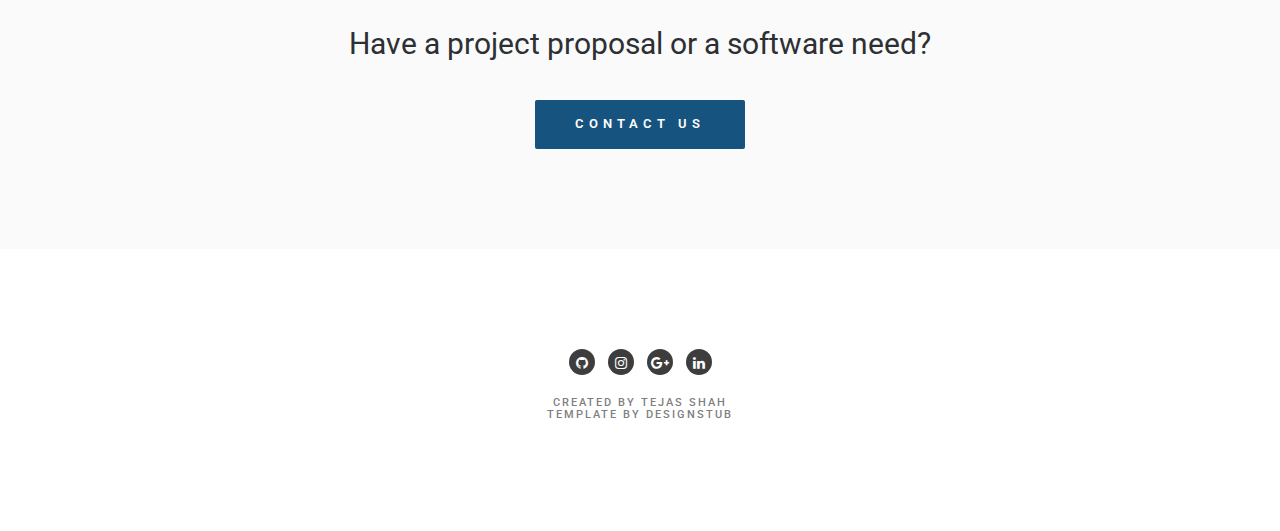
<file: shah-prasanna-technologies.html>
<!DOCTYPE html>
<!--[if lt IE 7]>      <html class="no-js lt-ie9 lt-ie8 lt-ie7" lang=""> <![endif]-->
<!--[if IE 7]>         <html class="no-js lt-ie9 lt-ie8" lang=""> <![endif]-->
<!--[if IE 8]>         <html class="no-js lt-ie9" lang=""> <![endif]-->
<!--[if gt IE 8]><!-->
<html class="no-js" lang="">

<head>
<meta charset="utf-8">

<meta name="description" content="">
<meta name="viewport" content="width=device-width, initial-scale=1">
<meta http-equiv="Content-Security-Policy" content="upgrade-insecure-requests">
<script src="https://code.jquery.com/jquery-3.1.1.js"></script>
<title>Shah Prasanna Technologies</title>
<link rel="shortcut icon" href="/sp_favicon.ico" />
<link rel="stylesheet" href="css/bootstrap.min.css">
<link rel="stylesheet" href="css/jquery.fancybox.css">
<link rel="stylesheet" href="css/main.css">
<link rel="stylesheet" href="css/responsive.css">
<link rel="stylesheet" href="css/animate.min.css">
<link rel="stylesheet" href="https://maxcdn.bootstrapcdn.com/font-awesome/4.4.0/css/font-awesome.min.css">

  <style>

    #mycontainer {
      min-height: 750px;
    }

    #name_container{
      margin-right: auto;
      margin-left: auto;
      border:1px solid transparent ;
      height:100px;
      position:absolute ;
      top:290px;
      left:503px;
    }

    p{
      width:10px;
      height:10px;
      border:1px solid black;
      border-radius:3px;
      position:absolute ;
      background: #ffffff;
    }

    @media screen and (max-width: 965px) {
      #div-mobile {    display: block;  }
      #div-desktop {    display: none;  }
    }

    @media screen and (min-width: 966px) {
      #div-mobile {    display: none;  }
      #div-desktop {    display: block;  }

    }

  </style>

</head>

<body onload="return ran_col()">

<!-- header section -->
<section id="mycontainer">
  <header id="header">
    <!-- navigation section  -->
    <div class="header-content clearfix"> <a class="logo" href="#"><img src="images/ShahPrasannaLogo.png" width="75" height="75" alt="Mafolio"></a>
      <nav class="navigation" role="navigation">
        <ul class="primary-nav">
          <li><a href="index.html">Tejas Shah</a></li>
          <li><a href="https://www.linkedin.com/in/sid-prasanna-72406a284/">Sid Prasanna</a></li>
        </ul>
      </nav>
      <a href="#" class="nav-toggle">Menu<span></span></a> </div>
    <!-- navigation section  -->
  </header>

  <!-- banner text -->
  <div class="container">
    <div class="col-md-10 col-md-offset-1">
      <div class="banner-text text-center">

        <div id="div-mobile">
          <h1>Shah Prasanna Technologies</h1>
        </div>

        <div id="div-desktop">
          <h1>Shah Prasanna Technologies</h1>
          <div id="name_container"></div>
          <!-- script src="./js/name_prework.js"></script>
          <script src="js/mr_stark_i_feel_better_now.js"></script -->
          <br>
        </div>

        <h6>We build customized web applications and technical solutions <br>
          to set your organization up for success</h6>
        <!-- banner text -->
      </div>
    </div>
  </div>
</section>


<!-- randomly chooses background color - pretty excited about this feature!!! -->
<script type="text/javascript">

    function ran_col() { //function name
      //var color = '#'; // hexadecimal starting symbol
      //var letters = ['0000ff', '990099', '006600', 'cc9900', '000066', '800000', 'cc0066', 'ff9933', '339933', '999966', '3399ff', '006699', '00cc99', '9966ff', 'cc6600', '666633', '0066ff', 'b30000', '999900', '00cc66', '6666ff', 'cc0052', 'cc0000', '446600', '993366'];
      //color += letters[Math.floor(Math.random() * letters.length)];
      color = "#16537e";
      document.getElementById('mycontainer').style.background = color;
      $('.btn').css({"background-color":color});
      $('.btn:hover').css({"background-color":'#3d3d3d'});
      $('.btn:focus').css({"background-color":'#3d3d3d'});
      $('.custom-link').css({"color":color});
      var transparent = "#" + color.slice(1,7) + "CC";
      $('.work .overlay').css({"background":transparent});
    }
</script>

<!-- header section -->
<!-- description text section -->
<section id="descripton" class="section descripton">
  <div class="container">
    <div class="col-md-10 col-md-offset-1 text-center">
      <h6>Hello there! We are Shah Prasanna Technologies, a software and IT consulting organization created by two Georgia Tech students to be able to apply our technical expertise to our local community.</h6>
      <br>
      <h6>We work to help small businesses in the Atlanta area harness the power of technology to manage the data that is crucial to their success. Specifically, we are able to build customized web applications from the ground up, tailor made to your current business process so that it is as seamless as possible to transition. We excel at taking "old-school" paper form or spreadsheet-based processes and turning them into efficient applications that are simple and easy to use.</h6>
      <br>
      <h6>For all business inquiries, please reach out to <a href="mailto:tejas.shah1950@gmail.com?Subject=Software%20Project" target="_top" class="custom-link">Tejas Shah (tejas.shah1950@gmail.com)</a>. Thank you!</h6>
    </div>
  </div>
</section>
<!-- description text section -->
<!-- portfolio section -->
<section id="works" class="works section no-padding">
  <div class="container-fluid">
    <div class="row no-gutter">
      <div class="col-lg-3 col-md-6 col-sm-6 work"> <a href="shah-prasanna-technologies.html" class="work-box"> <img src="images/legal_case_mg.jpg" width="250" height="200" alt="">
        <div class="overlay">
          <div class="overlay-caption">
            <h5>Legal Case Management System</h5>
            <h6>Currently working on a six month software project</h6>
            <h6>to create a legal case management system for a law firm</h6>
            <h6>that increases case handling volume by 40%</h6>
          </div>
        </div>
        <!-- overlay -->
        </a> </div>
      <div class="col-lg-3 col-md-6 col-sm-6 work"> <a href="https://get720fitga.com/720fitness" class="work-box"> <img src="images/720fit_620_x_413.png" width="250" height="200" alt="">
        <div class="overlay">
          <div class="overlay-caption">
            <h5>Gym Website and Check-In Process</h5>
            <h6>Assisted in website creation/hosting as well as</h6>
            <h6>an automated tag-based gym check-in process</h6>
            <h6>for 720 Fitness in Norcross, GA</h6>
          </div>
        </div>
        <!-- overlay -->
        </a> </div>
      <div class="col-lg-3 col-md-6 col-sm-6 work"> <a href="https://www.universe.com/users/shah-prasanna-technologies-8FX50M" class="work-box"> <img src="images/icgt_board_620_413.png" width="250" height="200" alt="">
        <div class="overlay">
          <div class="overlay-caption">
            <h5>Event Ticketing Portal</h5>
            <h6>Set up ticketing portal and integrated custom special</h6>
            <h6>discount and access codes to allow for tiered ticketing</h6>
            <h6>and VIP entrance to collegiate dance competition event</h6>
          </div>
        </div>
        <!-- overlay -->
        </a> </div>
      <div class="col-lg-3 col-md-6 col-sm-6 work"> <a href="https://epyxteambuilding.com/" download class="work-box"> <img src="images/epyx_620_413.png" width="250" height="200" alt="">
        <div class="overlay">
          <div class="overlay-caption">
            <h5>Executive Coaching Website</h5>
            <h6>Created professional website for EPYX Coaching</h6>
            <h6>to allow for easy client intake and retention</h6>
          </div>
        </div>
        <!-- overlay -->
        </a> </div>
      <!--div class="col-lg-3 col-md-6 col-sm-6 work"> <a href="https://sites.gatech.edu/medicalroboticsclub/" class="work-box"> <img src="images/mrc_620_413.png" width="250" height="200" alt="">
        <div class="overlay">
          <div class="overlay-caption">
            <h5>Humanoid Robotics Challenge</h5>
            <h6>Robotics Project associated with the GT Medical Robotics Group to create</h6>
            <h6>a bipedal walking robot using advanced motor control such as PID and Motion Profiling</h6>
          </div>
        </div>
        </a> </div>
      <div class="col-lg-3 col-md-6 col-sm-6 work"> <a href="https://devpost.com/software/brakewizard" class="work-box"> <img src="images/bw_620_413.png" width="250" height="200" alt="">
        <div class="overlay">
          <div class="overlay-caption">
            <h5>BrakeWizard</h5>
            <h6>HackGT Divisional 1st Place Project centered around creating</h6>
            <h6>an automated roller skate brake using Arduino and Android Studio</h6>
          </div>
        </div>
        </a> </div>
      <div class="col-lg-3 col-md-6 col-sm-6 work"> <a href="https://github.com/RoboLions/1261-scouting-app" class="work-box"> <img src="images/robolions_1_620x413.jpeg" width="250" height="200" alt="">
        <div class="overlay">
          <div class="overlay-caption">
            <h5>1261 Scouting Application</h5>
            <h6>Used by FRC Team 1261 "Robo Lions" to effectively collect and analyze robot data </h6>
          </div>
        </div>
        </a> </div>
      <div class="col-lg-3 col-md-6 col-sm-6 work"> <a href="cMyHealth-Poster.pdf" class="work-box"> <img src="images/cmyhealth-resize.png" width="250" height="200" alt="">
        <div class="overlay">
          <div class="overlay-caption">
            <h5>cMyHealth</h5>
            <h6>A Centralized Electronic Medical Records System utilizing cloud data storage and NFC wireless technology</h6>
          </div>
        </div>
        </a> </div-->
    </div>
  </div>
</section>
<!-- portfolio section -->
<!-- hire me section -->
<section id="hireme" class="section hireme">
  <div class="container">
    <div class="col-md-8 col-md-offset-2 text-center">
      <h3>Have a project proposal or a software need?</h3>
      <a href="contact.html" class="btn btn-large">Contact Us</a> </div>
      <script type="text/javascript">
        //color_btn();
      </script>
  </div>
</section>
<!-- hire me section -->
<!-- footer -->
<footer class="section footer">
  <div class="footer-bottom">
    <div class="container">
      <div class="col-md-12">
        <ul class="footer-share">
          <li><a href="https://github.com/contejas"><i class="fa fa-github"></i></a></li>
          <li><a href="https://www.instagram.com/contejas58/?hl=en"><i class="fa fa-instagram"></i></a></li>
          <li><a href="https://plus.google.com/113467773294015956554"><i class="fa fa-google-plus"></i></a></li>
          <li><a href="https://www.linkedin.com/in/tejasshah1950/"><i class="fa fa-linkedin"></i></a> </li>
        </ul>
        <h6> <br>Created by Tejas Shah <br>Template by DesignStub </h6>
      </div>
    </div>
  </div>
</footer>
<!-- footer -->

<!-- JS FILES -->
<script src="https://ajax.googleapis.com/ajax/libs/jquery/1.11.3/jquery.min.js"></script>
<script src="js/bootstrap.min.js"></script>
<script src="js/jquery.fancybox.pack.js"></script>
<script src="js/jquery.waypoints.min.js"></script>
<script src="js/retina.min.js"></script>
<script src="js/modernizr.js"></script>
<script src="js/main.js"></script>
</body>
</html>
</file>
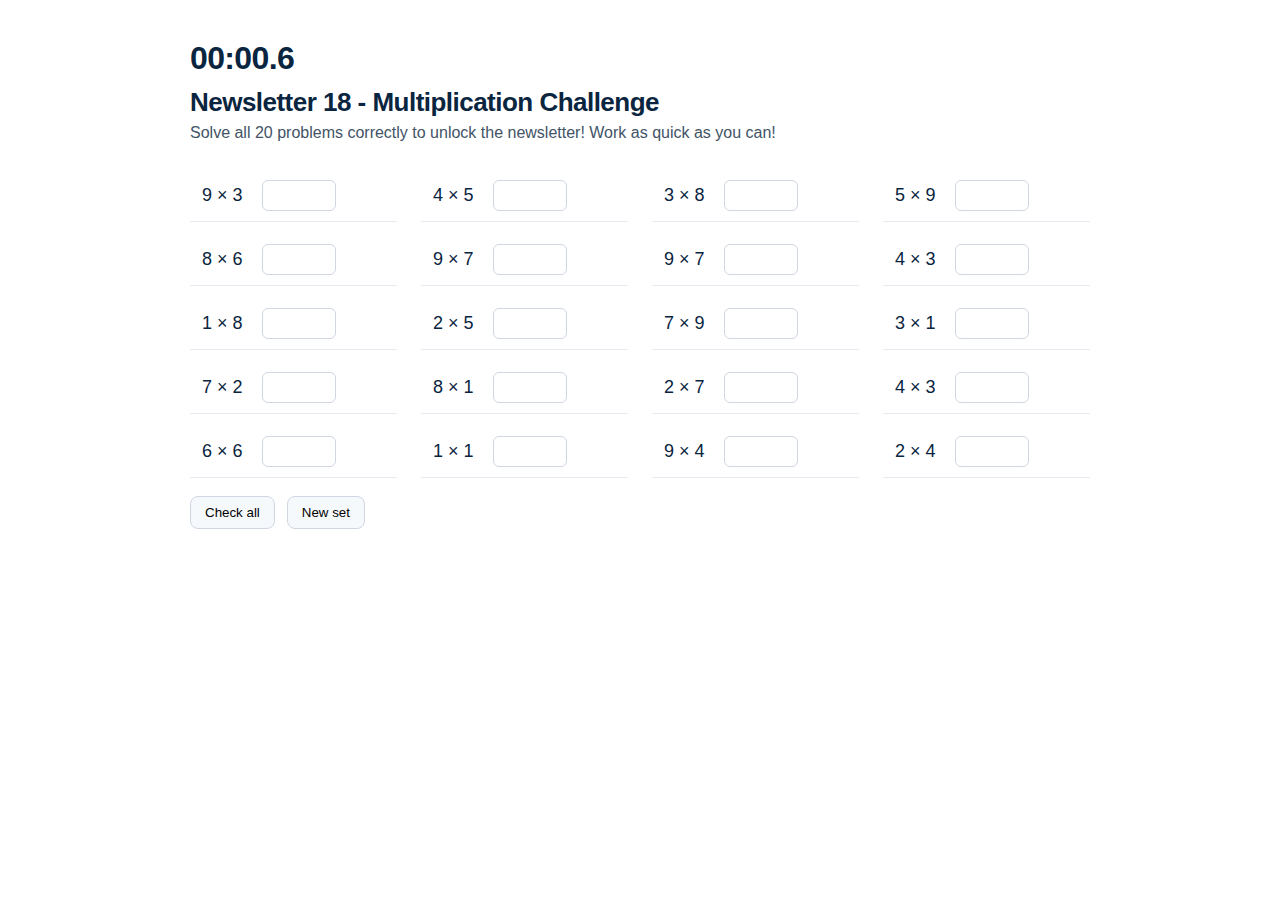
<file: newsletters/newsletter18pdf.html>
<!doctype html>
<html lang="en">
<head>
<meta charset="utf-8">
<meta name="viewport" content="width=device-width,initial-scale=1" />

<title>Newsletter 18 - Multiplication Challenge</title>

<style>
  body{
    margin:0;
    background:#ffffff;
    font-family:-apple-system,BlinkMacSystemFont,"Segoe UI",Roboto,Helvetica,Arial,sans-serif;
    color:#0a2540;
    display:flex;
    justify-content:center;
    padding:40px 16px;
  }

  .container{
    width:100%;
    max-width:900px;
  }

  .timer{
    font-size:32px;
    font-weight:700;
    letter-spacing:-0.02em;
    margin-bottom:10px;
  }

  h1{
    margin:0;
    font-size:26px;
    letter-spacing:-0.02em;
  }

  .subtitle{
    color:#425466;
    margin:6px 0 28px;
  }

  .grid{
    display:grid;
    grid-template-columns:repeat(auto-fit,minmax(200px,1fr));
    gap:12px 24px;
  }

  .row{
    display:flex;
    align-items:center;
    justify-content:space-between;
    padding:10px 12px;
    border-bottom:1px solid #e6ebf1;
  }

  .problem{
    font-size:18px;
  }

  input{
    width:60px;
    padding:6px;
    font-size:15px;
    text-align:center;
    border-radius:6px;
    border:1px solid #d0d7e2;
  }

  input:focus{
    outline:none;
    border-color:#0a2540;
  }

  input:disabled{
    background:#f6f9fc;
    color:#6b7c93;
  }

  .status{
    width:30px;
    text-align:right;
    font-size:14px;
  }

  .correct{ color:#057a55; }
  .wrong{ color:#c53030; }

  .actions{
    display:flex;
    gap:12px;
    margin-top:18px;
  }

  button{
    background:#f6f9fc;
    border:1px solid #d0d7e2;
    padding:8px 14px;
    border-radius:8px;
    cursor:pointer;
    font-weight:500;
  }

  button:hover{
    background:#edf2f7;
  }

  .secret{
    display:none;
    margin-top:24px;
    padding:20px 24px;
    background:#f6f9fc;
    border-radius:12px;
    text-align:center;
    font-weight:600;
  }

  .secret a{
    display:inline-block;
    margin-top:8px;
    color:#0a2540;
    font-weight:700;
    text-decoration:none;
    border-bottom:1px solid #0a2540;
  }
</style>
</head>
<body>

<div class="container">

  <!-- TIMER -->
  <div id="timer" class="timer">00:00.0</div>

  <h1>Newsletter 18 - Multiplication Challenge</h1>
  <p class="subtitle">
    Solve all 20 problems correctly to unlock the newsletter! Work as quick as you can!
  </p>

  <!-- PROBLEMS -->
  <div id="problems" class="grid"></div>

  <!-- CONTROLS -->
  <div class="actions">
    <button id="checkAll">Check all</button>
    <button id="shuffle">New set</button>
  </div>

  <!-- SECRET -->
  <div id="secret" class="secret">
    Challenge completed in <span id="finalTime"></span><br><br>
    <a href="./newsletter-18.pdf" target="_blank">
      Continue to the Newsletter →
    </a>
  </div>

</div>

<script>
(function(){

  // ---------- TIMER ----------
  const timerEl = document.getElementById("timer");
  const finalTimeEl = document.getElementById("finalTime");

  let startTime = performance.now();
  let timerInterval = null;
  let stopped = false;

  function formatTime(ms){
    const total = ms / 1000;
    const mins = Math.floor(total / 60);
    const secs = Math.floor(total % 60);
    const tenths = Math.floor((ms % 1000) / 100);
    return `${String(mins).padStart(2,'0')}:${String(secs).padStart(2,'0')}.${tenths}`;
  }

  function startTimer(){
    startTime = performance.now();
    timerInterval = setInterval(()=>{
      if(!stopped){
        const t = performance.now() - startTime;
        timerEl.textContent = formatTime(t);
      }
    },100);
  }

  function stopTimer(){
    stopped = true;
    clearInterval(timerInterval);
    finalTimeEl.textContent = timerEl.textContent;
  }

  // ---------- QUIZ ----------
  const COUNT = 20;
  const min = 1, max = 9;

  const grid = document.getElementById("problems");
  const secret = document.getElementById("secret");
  const checkBtn = document.getElementById("checkAll");
  const shuffleBtn = document.getElementById("shuffle");

  let items = [];
  const rand = (a,b)=>Math.floor(Math.random()*(b-a+1))+a;

  function generate(){
    items = [];
    for(let i=0;i<COUNT;i++){
      items.push({
        a: rand(min,max),
        b: rand(min,max),
        correct:false
      });
    }
  }

  function render(){
    grid.innerHTML="";
    items.forEach((it,i)=>{
      const row=document.createElement("div");
      row.className="row";

      const p=document.createElement("div");
      p.className="problem";
      p.textContent=`${it.a} × ${it.b}`;

      const input=document.createElement("input");
      input.type="number";
      input.inputMode="numeric";

      input.addEventListener("keydown",e=>{
        if(e.key==="Enter"){
          checkOne(i);
          focusNext(i);
        }
      });

      const status=document.createElement("div");
      status.className="status";

      row.append(p,input,status);
      grid.appendChild(row);
    });

    hideSecret();
  }

  function checkOne(i){
    const row = grid.children[i];
    const input = row.querySelector("input");
    const status = row.querySelector(".status");

    const correct = Number(input.value) === items[i].a * items[i].b;

    if(correct){
      items[i].correct = true;
      status.textContent="✓";
      status.className="status correct";
      input.disabled=true;
    } else{
      items[i].correct = false;
      status.textContent="✗";
      status.className="status wrong";
    }

    revealIfDone();
  }

  function focusNext(i){
    for(let j=i+1;j<COUNT;j++){
      const input = grid.children[j].querySelector("input");
      if(!input.disabled){
        input.focus();
        return;
      }
    }
  }

  function revealIfDone(){
    if(items.every(x=>x.correct)){
      stopTimer();
      secret.style.display="block";
    }
  }

  function hideSecret(){
    secret.style.display="none";
  }

  function checkAll(){
    for(let i=0;i<COUNT;i++) checkOne(i);
  }

  shuffleBtn.addEventListener("click",()=>{
    clearInterval(timerInterval);
    stopped=false;
    timerEl.textContent="00:00.0";
    startTimer();
    generate();
    render();
  });

  checkBtn.addEventListener("click",checkAll);

  // INIT
  startTimer();
  generate();
  render();

})();
</script>

</body>
</html>
</file>
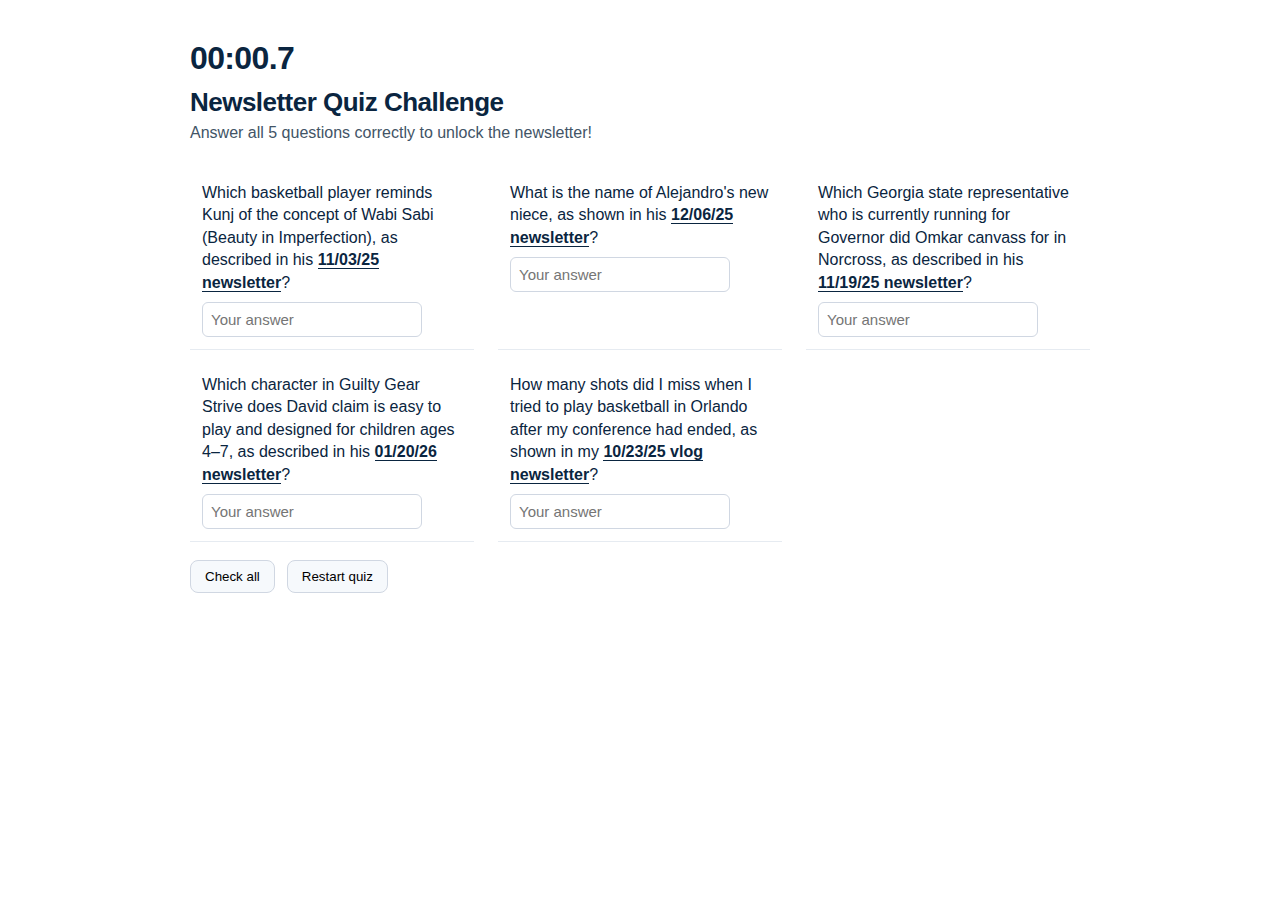
<file: newsletters/newsletter25pdf.html>
<!doctype html>
<html lang="en">
<head>
<meta charset="utf-8">
<meta name="viewport" content="width=device-width,initial-scale=1" />

<title>Newsletter Quiz Challenge</title>

<style>
  body{
    margin:0;
    background:#ffffff;
    font-family:-apple-system,BlinkMacSystemFont,"Segoe UI",Roboto,Helvetica,Arial,sans-serif;
    color:#0a2540;
    display:flex;
    justify-content:center;
    padding:40px 16px;
  }

  .container{
    width:100%;
    max-width:900px;
  }

  .timer{
    font-size:32px;
    font-weight:700;
    letter-spacing:-0.02em;
    margin-bottom:10px;
  }

  h1{
    margin:0;
    font-size:26px;
    letter-spacing:-0.02em;
  }

  .subtitle{
    color:#425466;
    margin:6px 0 28px;
  }

  .grid{
    display:grid;
    grid-template-columns:repeat(auto-fit,minmax(260px,1fr));
    gap:12px 24px;
  }

  .row{
    display:flex;
    flex-direction:column;
    gap:8px;
    padding:12px;
    border-bottom:1px solid #e6ebf1;
  }

  .problem{
    font-size:16px;
    line-height:1.4;
  }

  .problem a{
    color:#0a2540;
    font-weight:600;
    text-decoration:none;
    border-bottom:1px solid #0a2540;
  }

  .answerRow{
    display:flex;
    align-items:center;
    justify-content:space-between;
    gap:10px;
  }

  input{
    flex:1;
    padding:8px;
    font-size:15px;
    border-radius:6px;
    border:1px solid #d0d7e2;
  }

  input:focus{
    outline:none;
    border-color:#0a2540;
  }

  input:disabled{
    background:#f6f9fc;
    color:#6b7c93;
  }

  .status{
    width:30px;
    text-align:right;
    font-size:16px;
  }

  .correct{ color:#057a55; }
  .wrong{ color:#c53030; }

  .actions{
    display:flex;
    gap:12px;
    margin-top:18px;
    flex-wrap:wrap;
  }

  button{
    background:#f6f9fc;
    border:1px solid #d0d7e2;
    padding:8px 14px;
    border-radius:8px;
    cursor:pointer;
    font-weight:500;
  }

  button:hover{
    background:#edf2f7;
  }

  .secret{
    display:none;
    margin-top:24px;
    padding:20px 24px;
    background:#f6f9fc;
    border-radius:12px;
    text-align:center;
    font-weight:600;
  }

  .secret a{
    display:inline-block;
    margin-top:8px;
    color:#0a2540;
    font-weight:700;
    text-decoration:none;
    border-bottom:1px solid #0a2540;
  }
</style>
</head>
<body>

<div class="container">

  <!-- TIMER -->
  <div id="timer" class="timer">00:00.0</div>

  <h1>Newsletter Quiz Challenge</h1>
  <p class="subtitle">
    Answer all 5 questions correctly to unlock the newsletter!
  </p>

  <!-- QUESTIONS -->
  <div id="questions" class="grid"></div>

  <!-- CONTROLS -->
  <div class="actions">
    <button id="checkAll">Check all</button>
    <button id="reset">Restart quiz</button>
  </div>

  <!-- SECRET -->
  <div id="secret" class="secret">
    Quiz completed in <span id="finalTime"></span><br><br>
    <!-- Replace with your real newsletter link -->
    <a href="./newsletter-25.pdf" target="_blank">
      Continue to the Newsletter →
    </a>
  </div>

</div>

<script>
(function(){

  // ---------- TIMER ----------
  const timerEl = document.getElementById("timer");
  const finalTimeEl = document.getElementById("finalTime");

  let startTime = performance.now();
  let timerInterval = null;
  let stopped = false;

  function formatTime(ms){
    const total = ms / 1000;
    const mins = Math.floor(total / 60);
    const secs = Math.floor(total % 60);
    const tenths = Math.floor((ms % 1000) / 100);
    return `${String(mins).padStart(2,'0')}:${String(secs).padStart(2,'0')}.${tenths}`;
  }

  function startTimer(){
    startTime = performance.now();
    timerInterval = setInterval(()=>{
      if(!stopped){
        const t = performance.now() - startTime;
        timerEl.textContent = formatTime(t);
      }
    },100);
  }

  function stopTimer(){
    stopped = true;
    clearInterval(timerInterval);
    finalTimeEl.textContent = timerEl.textContent;
  }

  // ---------- QUIZ DATA ----------
  const quiz = [
    {
      q: `Which basketball player reminds Kunj of the concept of Wabi Sabi (Beauty in Imperfection), as described in his <a href="https://www.canva.com/design/DAG1zZbIRMU/xyf0zZa99uNOb6oc3Lt2hA/view?utm_content=DAG1zZbIRMU&utm_campaign=designshare&utm_medium=link2&utm_source=uniquelinks&utlId=hba98dd2aa3">11/03/25 newsletter</a>?`,
      answers: ["john wall", "john", "wall"]
    },
    {
      q: `What is the name of Alejandro's new niece, as shown in his <a href="https://www.canva.com/design/DAG6X6TjLeA/MnYJEqDbAo-7tGB3H1WzyA/view?utm_content=DAG6X6TjLeA&utm_campaign=designshare&utm_medium=link2&utm_source=uniquelinks&utlId=h9659a67e0e">12/06/25 newsletter</a>?`,
      answers: ["angelina"]
    },
    {
      q: `Which Georgia state representative who is currently running for Governor did Omkar canvass for in Norcross, as described in his <a href="https://www.canva.com/design/DAG5LKj_Tkg/W1s7pja1mfY0hg4k_KRCGg/view?utm_content=DAG5LKj_Tkg&utm_campaign=designshare&utm_medium=link2&utm_source=uniquelinks&utlId=h60596837d3">11/19/25 newsletter</a>?`,
      answers: ["ruwa romman", "ruwa", "romman"]
    },
    {
      q: `Which character in Guilty Gear Strive does David claim is easy to play and designed for children ages 4–7, as described in his <a href="https://www.canva.com/design/DAG-6hNbISM/cH4sopKT5JbbFwR6h2KdNg/view?utm_content=DAG-6hNbISM&utm_campaign=designshare&utm_medium=link2&utm_source=uniquelinks&utlId=haf6eabec0b">01/20/26 newsletter</a>?`,
      answers: ["elphelt"]
    },
    {
      q: `How many shots did I miss when I tried to play basketball in Orlando after my conference had ended, as shown in my <a href="https://www.youtube.com/watch?v=IIjpKvMlwvY">10/23/25 vlog newsletter</a>?`,
      answers: ["12", "twelve"]
    }
  ];

  const grid = document.getElementById("questions");
  const secret = document.getElementById("secret");
  const checkBtn = document.getElementById("checkAll");
  const resetBtn = document.getElementById("reset");

  let state = [];

  function normalize(s){
    return s.trim().toLowerCase();
  }

  function initState(){
    state = quiz.map(()=>({correct:false}));
  }

  function render(){
    grid.innerHTML = "";

    quiz.forEach((item, i)=>{
      const row = document.createElement("div");
      row.className = "row";

      const p = document.createElement("div");
      p.className = "problem";
      p.innerHTML = item.q;

      const answerRow = document.createElement("div");
      answerRow.className = "answerRow";

      const input = document.createElement("input");
      input.type = "text";
      input.placeholder = "Your answer";

      input.addEventListener("keydown", e=>{
        if(e.key === "Enter"){
          checkOne(i);
          focusNext(i);
        }
      });

      const status = document.createElement("div");
      status.className = "status";

      answerRow.append(input, status);
      row.append(p, answerRow);
      grid.appendChild(row);
    });

    hideSecret();
  }

  function checkOne(i){
    const row = grid.children[i];
    const input = row.querySelector("input");
    const status = row.querySelector(".status");

    const val = normalize(input.value);
    const correct = quiz[i].answers.includes(val);

    if(correct){
      state[i].correct = true;
      status.textContent = "✓";
      status.className = "status correct";
      input.disabled = true;
    } else {
      state[i].correct = false;
      status.textContent = "✗";
      status.className = "status wrong";
    }

    revealIfDone();
  }

  function focusNext(i){
    for(let j=i+1;j<quiz.length;j++){
      const input = grid.children[j].querySelector("input");
      if(!input.disabled){
        input.focus();
        return;
      }
    }
  }

  function revealIfDone(){
    if(state.every(x=>x.correct)){
      stopTimer();
      secret.style.display = "block";
    }
  }

  function hideSecret(){
    secret.style.display = "none";
  }

  function checkAll(){
    for(let i=0;i<quiz.length;i++) checkOne(i);
  }

  function resetQuiz(){
    clearInterval(timerInterval);
    stopped = false;
    timerEl.textContent = "00:00.0";
    startTimer();
    initState();
    render();
  }

  checkBtn.addEventListener("click", checkAll);
  resetBtn.addEventListener("click", resetQuiz);

  // INIT
  startTimer();
  initState();
  render();

})();
</script>

</body>
</html>
</file>
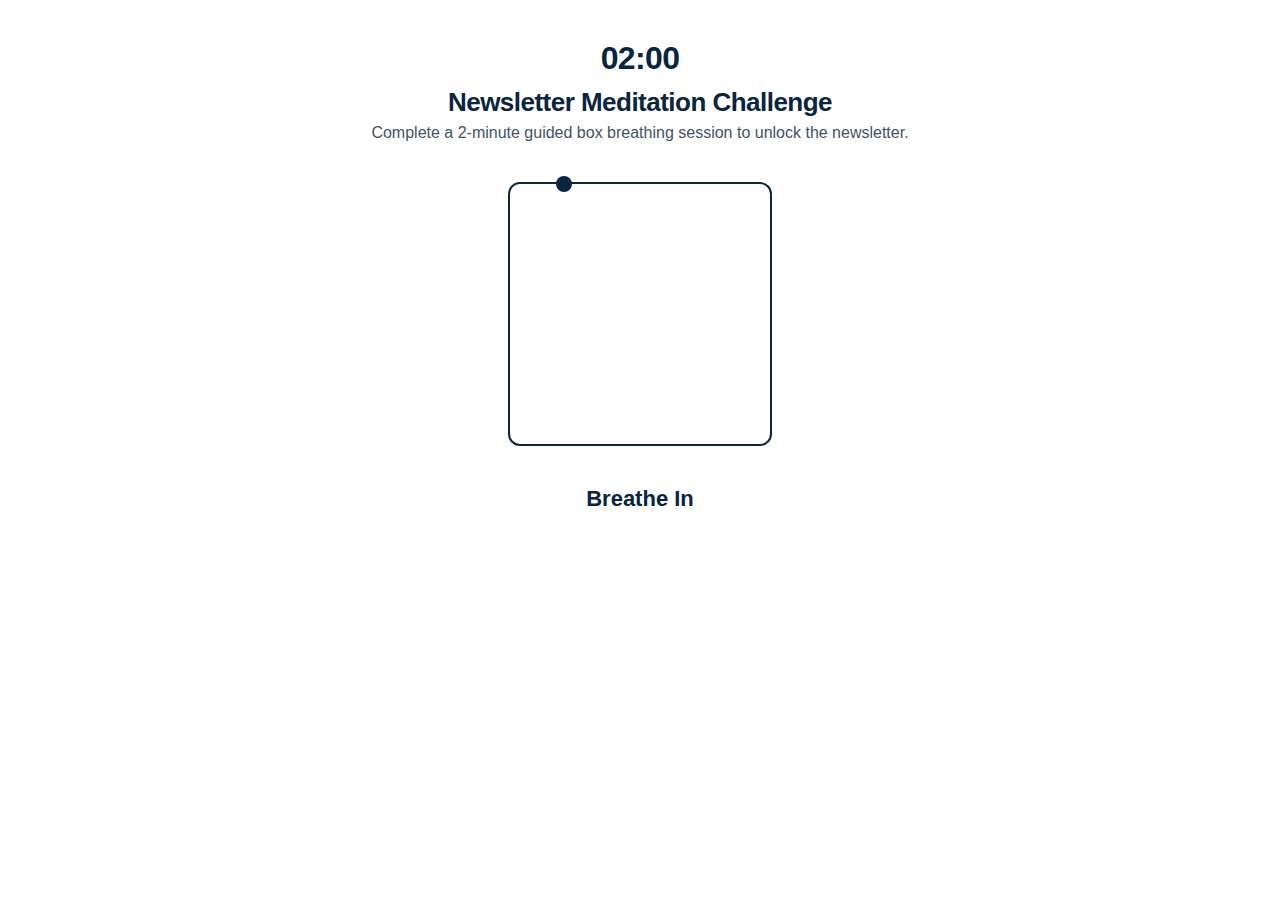
<file: newsletters/newsletter31pdf.html>
<!doctype html>
<html lang="en">
<head>
<meta charset="utf-8">
<meta name="viewport" content="width=device-width,initial-scale=1" />

<title>Newsletter Meditation Challenge</title>

<style>
  body{
    margin:0;
    background:#ffffff;
    font-family:-apple-system,BlinkMacSystemFont,"Segoe UI",Roboto,Helvetica,Arial,sans-serif;
    color:#0a2540;
    display:flex;
    justify-content:center;
    padding:40px 16px;
  }

  .container{
    width:100%;
    max-width:900px;
    text-align:center;
  }

  .timer{
    font-size:32px;
    font-weight:700;
    letter-spacing:-0.02em;
    margin-bottom:10px;
  }

  h1{
    margin:0;
    font-size:26px;
    letter-spacing:-0.02em;
  }

  .subtitle{
    color:#425466;
    margin:6px 0 28px;
  }

  .breathing-area{
    display:flex;
    justify-content:center;
    align-items:center;
    margin:40px 0;
  }

  .box{
    position:relative;
    width:260px;
    height:260px;
    border:2px solid #0a2540;
    border-radius:12px;
  }

  .dot{
    position:absolute;
    width:16px;
    height:16px;
    background:#0a2540;
    border-radius:50%;
    transform:translate(-50%, -50%);
  }

  .instruction{
    font-size:22px;
    font-weight:600;
    margin-top:10px;
  }

  .secret{
    display:none;
    margin-top:24px;
    padding:20px 24px;
    background:#f6f9fc;
    border-radius:12px;
    text-align:center;
    font-weight:600;
  }

  .secret a{
    display:inline-block;
    margin-top:8px;
    color:#0a2540;
    font-weight:700;
    text-decoration:none;
    border-bottom:1px solid #0a2540;
  }
</style>
</head>
<body>

<div class="container">

  <div id="timer" class="timer">02:00</div>

  <h1>Newsletter Meditation Challenge</h1>
  <p class="subtitle">
    Complete a 2-minute guided box breathing session to unlock the newsletter.
  </p>

  <div class="breathing-area">
    <div class="box">
      <div id="dot" class="dot"></div>
    </div>
  </div>

  <div id="instruction" class="instruction">Get ready...</div>

  <div id="secret" class="secret">
    You completed the meditation 🧘‍♂️<br><br>
    <a href="./newsletter-31.pdf" target="_blank">
      Continue to the Newsletter →
    </a>
  </div>

</div>

<iframe
  width="0"
  height="0"
  src="https://www.youtube.com/embed/Z33ppdX37Ng?autoplay=1&loop=1&playlist=Z33ppdX37Ng"
  frameborder="0"
  allow="autoplay">
</iframe>

<script>
(function(){

  const dot = document.getElementById("dot");
  const instructionEl = document.getElementById("instruction");
  const timerEl = document.getElementById("timer");
  const secret = document.getElementById("secret");

  const BOX_SIZE = 260;
  const SIDE_TIME = 3500; // 3.5 seconds per side
  const TOTAL_TIME = 120; // 2 minutes

  let startTime = performance.now();
  let timeLeft = TOTAL_TIME;

  function updateTimer(t){
    const remaining = Math.max(0, TOTAL_TIME - Math.floor(t));
    if(remaining !== timeLeft){
      timeLeft = remaining;
      const mins = Math.floor(timeLeft / 60);
      const secs = timeLeft % 60;
      timerEl.textContent =
        `${String(mins).padStart(2,'0')}:${String(secs).padStart(2,'0')}`;
    }
  }

  function animate(now){
    const elapsedSec = (now - startTime) / 1000;
    updateTimer(elapsedSec);

    if(timeLeft <= 0){
      instructionEl.textContent = "Done";
      secret.style.display = "block";
      return;
    }

    const cycle = (now - startTime) % (SIDE_TIME * 4);
    const side = Math.floor(cycle / SIDE_TIME);
    const t = (cycle % SIDE_TIME) / SIDE_TIME;

    let x=0, y=0;

    if(side === 0){
      x = t;
      y = 0;
      instructionEl.textContent = "Breathe In";
    }
    else if(side === 1){
      x = 1;
      y = t;
      instructionEl.textContent = "Hold";
    }
    else if(side === 2){
      x = 1 - t;
      y = 1;
      instructionEl.textContent = "Breathe Out";
    }
    else if(side === 3){
      x = 0;
      y = 1 - t;
      instructionEl.textContent = "Hold";
    }

    dot.style.left = (x * BOX_SIZE) + "px";
    dot.style.top = (y * BOX_SIZE) + "px";

    requestAnimationFrame(animate);
  }

  requestAnimationFrame(animate);

})();
</script>

</body>
</html>
</file>
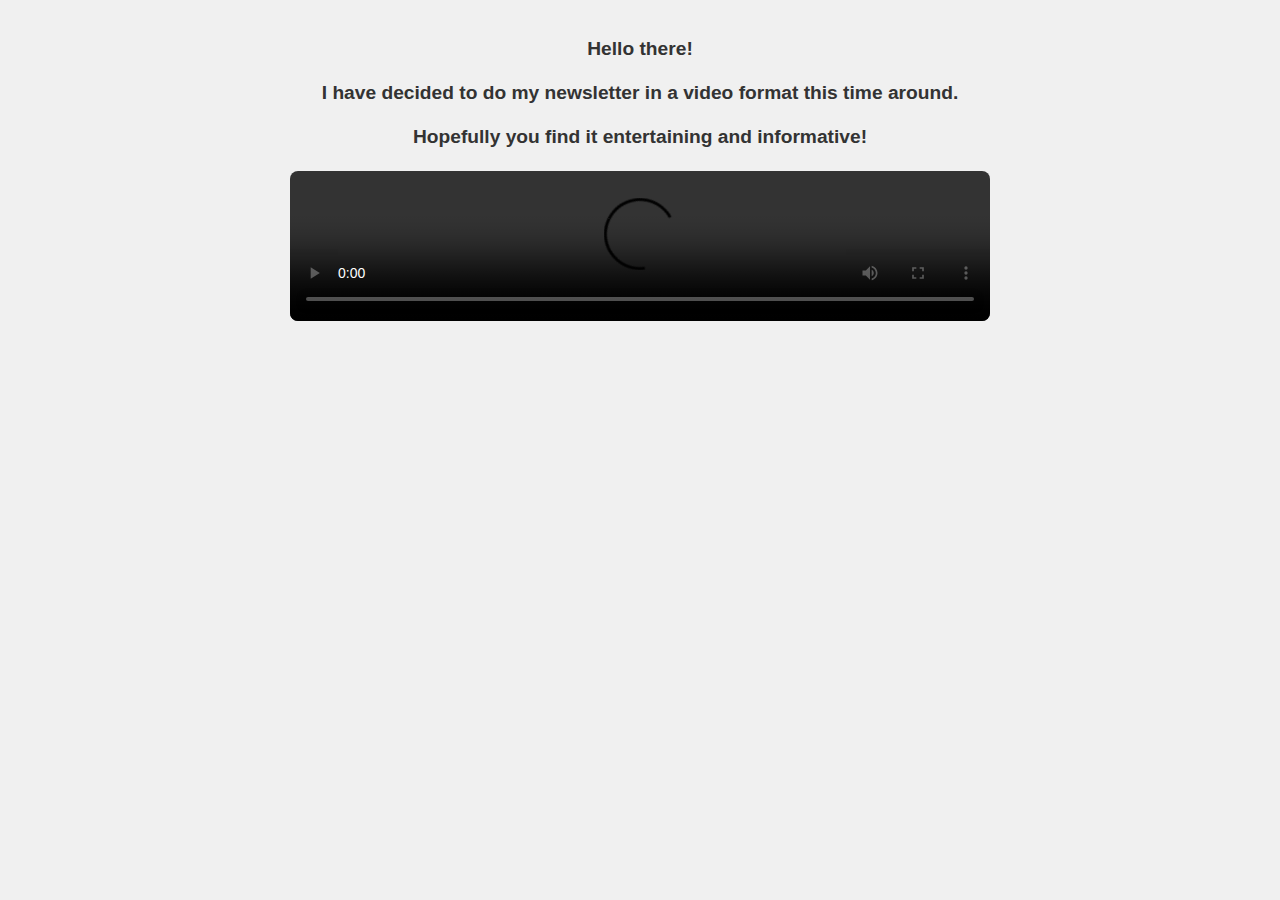
<file: newsletters/newsletter8pdf.html>
<!DOCTYPE html>
<html lang="en">
<head>
    <title>Newsletter 8 - TS</title>
    <meta name="viewport" content="width=device-width, initial-scale=1.0">
    <style>
        body {
            font-family: Arial, sans-serif;
            text-align: center;
            background-color: #f0f0f0;
            padding: 20px;
            margin: 0;
        }

        h2 {
            color: #333;
            font-size: 1.2rem;
            line-height: 1.5;
            margin: 15px 0;
        }

        video {
            width: 100%;
            max-width: 700px; /* keeps it smaller on big screens */
            height: auto;
            border-radius: 8px;
            margin: 20px auto;
            display: block;
        }

        #myPopup {
            display: none;
            position: fixed;
            top: 50%;
            left: 50%;
            width: 90%;
            max-width: 600px; /* bigger popup */
            transform: translate(-50%, -50%);
            background-color: white;
            padding: 30px;
            border: 1px solid black;
            border-radius: 12px;
            box-shadow: 0 6px 16px rgba(0,0,0,0.25);
            text-align: center;
        }

        #myPopup h2 {
            font-size: 1.4rem; /* bigger text */
            line-height: 1.6;
            margin: 0;
        }

        #myPopup a {
            color: #007bff;
            font-weight: bold;
            text-decoration: none;
            font-size: 1.2rem;
        }

        #myPopup a:hover {
            text-decoration: underline;
        }
    </style>
</head>
<body>
    <h2>Hello there!</h2>
    <h2>I have decided to do my newsletter in a video format this time around.</h2>
    <h2>Hopefully you find it entertaining and informative!</h2>

    <video controls autoplay>
        <source src="https://shattereddisk.github.io/rickroll/rickroll.mp4" type="video/mp4">
        Your browser does not support the video tag.
    </video>

    <div id="myPopup">
        <h2>LOLLLLL To read the actual newsletter click
            <a href="./newsletter-8.pdf">here</a>
        </h2>
    </div>

    <script>
    window.onload = function() {
        setTimeout(showPopup, 8000);
    };

    function showPopup() {
        document.getElementById('myPopup').style.display = 'block';
    }
    </script>
</body>
</html>
</file>
<file: css/main.css>
/* ------------------------------------------------------------------------------
	Template Name: Minifolio
	Author: Designstub
	Author URI: http://www.designstub.com
	License: GNU General Public License version 3.0
	License URI: http://www.gnu.org/licenses/gpl-3.0.html
	Version: 1.0

/* ------------------------------------------------------------------------------
	Typography
-------------------------------------------------------------------------------*/

@import url(http://fonts.googleapis.com/css?family=Roboto:300,400,500,600,700);
@import url(http://fonts.googleapis.com/css?family=Roboto%20Slab:300,400,500,600,700);

p {
	font-size: 14px;
	line-height: 22.4px;
	color: #6c7279;
}
h1 {
	font-size: 65px;
	color: #2d3033;
}
h2 {
	font-size: 40px;
	color: #2d3033;
}
h3 {
	font-size: 28px;
	color: #2d3033;
	font-weight: 300;
}
h4 {
	font-size: 22px;
	color: #2d3033;
	font-weight: 400;
}
h5 {
	font-size: 14px;
	color: #2d3033;
	text-transform: uppercase;
	font-weight: 700;
}
.btn {
  background-color: #3bc492;
  color: #fff;
  font-size: 13px;
  font-weight: 600;
  letter-spacing: 5px;
  border: 0;
  -moz-border-radius: 2px;
  -webkit-border-radius: 2px;
  border-radius: 2px;
  display: inline-block;
  text-transform: uppercase;
}
.btn:hover, .btn:focus {
  background-color: #3d3d3d !important;
  color: #fff;
}
.btn-large {
  padding: 15px 40px;
}
/* ------------------------------------------------------------------------------
	Global Styles
-------------------------------------------------------------------------------*/
a {
	color: #e84545;
}
a:hover, a:focus {
	text-decoration: none;
	-moz-transition: background-color, color, 0.3s;
	-o-transition: background-color, color, 0.3s;
	-webkit-transition: background-color, color, 0.3s;
	transition: background-color, color, 0.3s;
}
body {
	font-family: "Roboto", sans-serif;
	font-weight: 400;
	color: #6c7279;
}
ul, ol {
	margin: 0;
	padding: 0;
}
ul li {
	list-style: none;
}
.section {
	padding: 100px 0;
}
.no-padding {
	padding: 0;
}
.no-gutter [class*=col-] {
	padding-right: 0;
	padding-left: 0;
}
.space
{
	margin-top:60px;	
}
/* ------------------------------------------------------------------------------
	Header
-------------------------------------------------------------------------------*/
#header {
	position: fixed;
	width: 100%;
	z-index: 999;
}
#header .header-content {
	margin: 0 auto;
	max-width: 1170px;
	padding: 60px 0;
	width: 100%;
	-moz-transition: padding 0.3s;
	-o-transition: padding 0.3s;
	-webkit-transition: padding 0.3s;
	transition: padding 0.3s;
}
#header .logo {
	float: left;
}
#header.fixed {
	background-color: rgba(0, 0, 0, 0.25);
}
#header.fixed .header-content {
	border-bottom: 0;
	padding: 25px 0;
}
#header.fixed .nav-toggle {
	top: 18px;
}
.navigation.open {
	opacity: 0.9;
	visibility: visible;
	-moz-transition: opacity 0.5s;
	-o-transition: opacity 0.5s;
	-webkit-transition: opacity 0.5s;
	transition: opacity 0.5s;
}
.navigation {
	float: right;
}
.navigation li {
	display: inline-block;
}
.navigation a {
	color: rgba(255, 255, 255, 0.75);
	font-size: 13px;
	font-weight: 400;
	margin-left: 40px;
	letter-spacing: 3px;
	text-transform: uppercase;
}
.navigation a:hover, .navigation a.active {
	color: #fff;
}
.nav-toggle {
	display: none;
	height: 44px;
	overflow: hidden;
	position: fixed;
	right: 5%;
	text-indent: 100%;
	top: 32px;
	white-space: nowrap;
	width: 44px;
	z-index: 99999;
	-moz-transition: all 0.3s;
	-o-transition: all 0.3s;
	-webkit-transition: all 0.3s;
	transition: all 0.3s;
}
.nav-toggle:before, .nav-toggle:after {
	border-radius: 50%;
	content: "";
	height: 100%;
	left: 0;
	position: absolute;
	top: 0;
	width: 100%;
	-moz-transform: translateZ(0);
	-ms-transform: translateZ(0);
	-webkit-transform: translateZ(0);
	transform: translateZ(0);
	-moz-backface-visibility: hidden;
	-webkit-backface-visibility: hidden;
	backface-visibility: hidden;
	-moz-transition-property: -moz-transform;
	-o-transition-property: -o-transform;
	-webkit-transition-property: -webkit-transform;
	transition-property: transform;
}
.nav-toggle:before {
	background-color: #4b1685;
	-moz-transform: scale(1);
	-ms-transform: scale(1);
	-webkit-transform: scale(1);
	transform: scale(1);
	-moz-transition-duration: 0.3s;
	-o-transition-duration: 0.3s;
	-webkit-transition-duration: 0.3s;
	transition-duration: 0.3s;
}
.nav-toggle:after {
	background-color: #4b1685;
	-moz-transform: scale(0);
	-ms-transform: scale(0);
	-webkit-transform: scale(0);
	transform: scale(0);
	-moz-transition-duration: 0s;
	-o-transition-duration: 0s;
	-webkit-transition-duration: 0s;
	transition-duration: 0s;
}
.nav-toggle span {
	background-color: #fff;
	bottom: auto;
	display: inline-block;
	height: 3px;
	left: 50%;
	position: absolute;
	right: auto;
	top: 50%;
	width: 18px;
	z-index: 10;
	-moz-transform: translateX(-50%) translateY(-50%);
	-ms-transform: translateX(-50%) translateY(-50%);
	-webkit-transform: translateX(-50%) translateY(-50%);
	transform: translateX(-50%) translateY(-50%);
}
.nav-toggle span:before, .nav-toggle span:after {
	background-color: #fff;
	content: "";
	height: 100%;
	position: absolute;
	right: 0;
	top: 0;
	width: 100%;
	-moz-transform: translateZ(0);
	-ms-transform: translateZ(0);
	-webkit-transform: translateZ(0);
	transform: translateZ(0);
	-moz-backface-visibility: hidden;
	-webkit-backface-visibility: hidden;
	backface-visibility: hidden;
	-moz-transition: -moz-transform 0.3s;
	-o-transition: -o-transform 0.3s;
	-webkit-transition: -webkit-transform 0.3s;
	transition: transform 0.3s;
}
.nav-toggle span:before {
	-moz-transform: translateY(-6px) rotate(0deg);
	-ms-transform: translateY(-6px) rotate(0deg);
	-webkit-transform: translateY(-6px) rotate(0deg);
	transform: translateY(-6px) rotate(0deg);
}
.nav-toggle span:after {
	-moz-transform: translateY(6px) rotate(0deg);
	-ms-transform: translateY(6px) rotate(0deg);
	-webkit-transform: translateY(6px) rotate(0deg);
	transform: translateY(6px) rotate(0deg);
}
.nav-toggle.close-nav:before {
	-moz-transform: scale(0);
	-ms-transform: scale(0);
	-webkit-transform: scale(0);
	transform: scale(0);
}
.nav-toggle.close-nav:after {
	-moz-transform: scale(1);
	-ms-transform: scale(1);
	-webkit-transform: scale(1);
	transform: scale(1);
}
.nav-toggle.close-nav span {
	background-color: rgba(255, 255, 255, 0);
}
.nav-toggle.close-nav span:before, .nav-toggle.close-nav span:after {
	background-color: #fff;
}
.nav-toggle.close-nav span:before {
	-moz-transform: translateY(0) rotate(45deg);
	-ms-transform: translateY(0) rotate(45deg);
	-webkit-transform: translateY(0) rotate(45deg);
	transform: translateY(0) rotate(45deg);
}
.nav-toggle.close-nav span:after {
	-moz-transform: translateY(0) rotate(-45deg);
	-ms-transform: translateY(0) rotate(-45deg);
	-webkit-transform: translateY(0) rotate(-45deg);
	transform: translateY(0) rotate(-45deg);
}
/* ------------------------------------------------------------------------------
	Banner
-------------------------------------------------------------------------------*/

.banner {
	background-color: #65349c;
	min-height: 750px;
}
.banner-text {
	padding-top: 28%;
}
.banner-text h1 {
	color: #fff;
	font-family: "Roboto Slab", sans-serif;
	font-size: 80px;
	font-weight: 700;
}
.banner-text h6 {
	color: #fff;
	font-size: 19px;
	font-weight: 400;
	letter-spacing: 3px;
	line-height: 24px;
	margin-top: 30px;
	margin-bottom: 80px;
}
/* ------------------------------------------------------------------------------
	Description Text
-------------------------------------------------------------------------------*/

.descripton h6 {
	color: #3d3d3d;
	font-size: 18px;
	line-height: 33px;
	font-weight: 400;
}
/* ------------------------------------------------------------------------------
	Works
-------------------------------------------------------------------------------*/
.work {
  -moz-box-shadow: 0 0 0 1px #fff;
  -webkit-box-shadow: 0 0 0 1px #fff;
  box-shadow: 0 0 0 1px #fff;

  overflow: hidden;
  position: relative;
  visibility: hidden; }
  .work img
  {
	width:100%;
	height:100%;  
  }
  .work .overlay {
    background: rgba(64, 35, 97, 0.9);
    height: 100%;
    left: 0;
    opacity: 0;
    position: absolute;
    top: 0;
    width: 100%;
    -moz-transition: opacity, 0.3s;
    -o-transition: opacity, 0.3s;
    -webkit-transition: opacity, 0.3s;
    transition: opacity, 0.3s; }
  .work .overlay-caption {
    position: absolute;
    text-align: center;
    top: 50%;
    width: 100%;
    -moz-transform: translateY(-50%);
    -ms-transform: translateY(-50%);
    -webkit-transform: translateY(-50%);
    transform: translateY(-50%); }
  .work h5, .work p, .work img {
    -moz-transition: all, 0.5s;
    -o-transition: all, 0.5s;
    -webkit-transition: all, 0.5s;
    transition: all, 0.5s; }
  .work h5, .work h6 {
    color: #fff;
    margin: 0;
    opacity: 0; }
  .work h5 {
    margin-bottom: 5px;
    -moz-transform: translate3d(0, -200%, 0);
    -ms-transform: translate3d(0, -200%, 0);
    -webkit-transform: translate3d(0, -200%, 0);
    transform: translate3d(0, -200%, 0); }
  .work h6 {
    -moz-transform: translate3d(0, 200%, 0);
    -ms-transform: translate3d(0, 200%, 0);
    -webkit-transform: translate3d(0, 200%, 0);
    transform: translate3d(0, 200%, 0); }

.work-box:hover img {
  -moz-transform: scale(1.2);
  -ms-transform: scale(1.2);
  -webkit-transform: scale(1.2);
  transform: scale(1.2); }
.work-box:hover .overlay {
  opacity: 1; }
  .work-box:hover .overlay h5, .work-box:hover .overlay h6 {
    opacity: 1;
    -moz-transform: translate3d(0, 0, 0);
    -ms-transform: translate3d(0, 0, 0);
    -webkit-transform: translate3d(0, 0, 0);
    transform: translate3d(0, 0, 0); }
	
	/* ------------------------------------------------------------------------------
	Work animation
-------------------------------------------------------------------------------*/
.work:nth-child(1) {
  -moz-animation-delay: 0.1s;
  -webkit-animation-delay: 0.1s;
  animation-delay: 0.1s; }
.work:nth-child(2) {
  -moz-animation-delay: 0.2s;
  -webkit-animation-delay: 0.2s;
  animation-delay: 0.2s; }
.work:nth-child(3) {
  -moz-animation-delay: 0.3s;
  -webkit-animation-delay: 0.3s;
  animation-delay: 0.3s; }
.work:nth-child(4) {
  -moz-animation-delay: 0.4s;
  -webkit-animation-delay: 0.4s;
  animation-delay: 0.4s; }
.work:nth-child(5) {
  -moz-animation-delay: 0.8s;
  -webkit-animation-delay: 0.8s;
  animation-delay: 0.8s; }
.work:nth-child(6) {
  -moz-animation-delay: 0.7s;
  -webkit-animation-delay: 0.7s;
  animation-delay: 0.7s; }
.work:nth-child(7) {
  -moz-animation-delay: 0.6s;
  -webkit-animation-delay: 0.6s;
  animation-delay: 0.6s; }
.work:nth-child(8) {
  -moz-animation-delay: 0.5s;
  -webkit-animation-delay: 0.5s;
  animation-delay: 0.5s; }

.animated {
  visibility: visible; }
  
/* ------------------------------------------------------------------------------
	Hire me
-------------------------------------------------------------------------------*/
.hireme {
	background-color: #fafafa;
}
.hireme h3 {
	font-family: "Roboto", sans-serif;
	font-size: 30px;
	font-weight: 400;
	margin-top: 0;
}
.hireme h6 {
	color: #2d3033;
	font-family: "Roboto", sans-serif;
	font-size: 16px;
	font-weight: 400;
}
.hireme .btn {
	margin-top: 30px;
}
/* ------------------------------------------------------------------------------
	Footer
-------------------------------------------------------------------------------*/
.footer {
	text-align: center;
}
.footer h6 {
	font-family: "Roboto", sans-serif;
	font-size: 11px;
	color: #7f7f7f;
	letter-spacing: 2px;
	text-transform: uppercase;
}
.footer a {
	color: #7f7f7f;
}
.footer a:hover {
	color: #e84545;
}
.footer .footer-share {
	margin-top: 0;
}
.footer .footer-share li {
	background: #3d3d3d none repeat scroll 0 0;
	border-radius: 50%;
	color: #ffffff;
	width: 26px;
	height: 26px;
	border-radius: 50%;
	padding: 4px 0;
	margin: 0 5px;
	display: inline-block;
	float: none;
}
.footer .footer-share a {
	color: #fff;
}
.footer .fa-heart {
	color: #e84545;
	font-size: 11px;
	margin: 0 2px;
}
  
/* ------------------------------------------------------------------------------
	Inner Page Banner
-------------------------------------------------------------------------------*/

.innerbanner {
	background-color: #65349c;
	min-height: 100%;
}
.innerbanner-text {
	padding-top: 20%;
	padding-bottom: 5%;
}

.innerbanner-text h6 {
	color: #fff;
	font-family: "Roboto Slab", sans-serif;
	font-size: 36px;
	font-weight: 400;
	letter-spacing: 3px;
	line-height: 24px;
	margin-top: 30px;
	margin-bottom: 80px;
}
/* ------------------------------------------------------------------------------
	Inner description
-------------------------------------------------------------------------------*/
.inner-description h1 {
	color: #3d3d3d;
	font-size: 23px;
	font-weight: 700;
	margin-top:55px;
}
.inner-description h6 {
	color: #3d3d3d;
	font-size: 18px;
	line-height: 33px;
	font-weight: 400;
}
.inner-description img
{
width:150px;
height:150px;
border-radius:50%;	
}


/* ------------------------------------------------------------------------------
	Contact form
-------------------------------------------------------------------------------*/
.conForm
{
margin-top:50px;	
}
.conForm input {
	background:#fafafa;
	color:#797979;
	padding:15px 30px;
	border:none;
	margin-right:3%;
	margin-bottom:30px;
	outline:none;
	font-style:normal;
	border:#f4f3f3 1px solid;
	font-size:15px;
}
.conForm input.noMarr {
	margin-right:0px;
}
.conForm textarea {
	background:#fafafa;
	color:#797979;
	padding:15px 30px;
	margin-bottom:18px;
	outline:none;
	height:300px;
	font-style:normal;
	resize:none;
	font-size:15px;
	border:#f4f3f3 1px solid;
}


.conForm .submitBnt {
	background:#3bc492;
	color: #fff;
		padding: 15px 40px;
	font-size: 13px;
	font-weight: 600;
	letter-spacing: 5px;
	border: 0;
	-moz-border-radius: 2px;
	-webkit-border-radius: 2px;
	border-radius: 2px;
	display: inline-block;
	text-transform: uppercase;
}
.conForm .submitBnt:hover {
	background:#3d3d3d;
	color:#fff;
}
.error_message {
    color: #ff675f;
    font-weight: 500;
    padding-bottom: 15px;
}
#success_page h3 {
    color: #5ed07b;
    font-size: 17px;
    font-weight: 700;
}
</file>
<file: css/responsive.css>
@media screen and (max-width: 1024px) {
  #header .header-content {
    width: 90%; }

  .nav-toggle {
    display: block; }

  .navigation {
    position: fixed;
    background-color: #000;
    width: 100%;
    height: 100%;
    top: 0;
    left: 0;
    z-index: 99999;
    visibility: hidden;
    opacity: 0;
    -webkit-transition: opacity 0.5s, visibility 0s 0.5s;
    transition: opacity 0.5s, visibility 0s 0.5s; }
    .navigation .primary-nav {
      position: relative;
      top: 45%;
      -moz-transform: translateY(-45%);
      -ms-transform: translateY(-45%);
      -webkit-transform: translateY(-45%);
      transform: translateY(-45%); }
    .navigation li {
      display: block;
      margin-bottom: 20px; }
    .navigation a {
      display: block;
      font-size: 25px;
      margin: 0;
      text-align: center; }

  .person {
    margin: 0 auto 50px; }
    .person-content {
      text-align: center; }
    .person .social-icons li {
      display: inline-block;
      float: none;
      margin-bottom: 5px; }

  .testimonials blockquote {
    padding: 20px 5% 0; }
  .testimonials p {
    font-size: 26px; }

  .flex-control-nav {
    bottom: 20px; } }
@media screen and (max-width: 768px) {
	#header .header-content {
		 padding: 45px 0;
	}
	.banner
	{
	min-height:100%!important;	
	}
  .banner-text {
    padding-top: 30%; }
    .banner-text h1 {
      font-size: 42px; }
    .banner-text p {
      font-size: 18px; }
.innerbanner-text{
	    padding-top: 30%; }
  .flexslider {
    padding-bottom: 80px; }

  .flex-control-nav {
    width: 100%; }

  .footer .footer-col {
    margin-bottom: 50px; } }
@media screen and (max-width: 640px) {
	#header .header-content {
		 padding: 45px 0;
	}
  .banner-text {
    padding-top: 35%; }
	.innerbanner-text{
	    padding-top: 35%; } }
@media screen and (max-width: 480px) {
	#header .header-content {
		 padding: 45px 0;
	}
  .banner-text {
    padding-top: 45%; }
	    .banner-text h1 {
      font-size: 32px; }
	  .innerbanner-text{
	    padding-top: 45%; } }
@media screen and (max-width: 320px) {
	#header .header-content {
		 padding: 45px 0;
	}
			
			
  .banner-text {
    padding-top: 55%; }
.innerbanner-text{
	    padding-top: 55%; }
  .testimonials blockquote {
    padding: 20px 5% 0; }
  .testimonials p {
    font-size: 26px; } }
</file>
